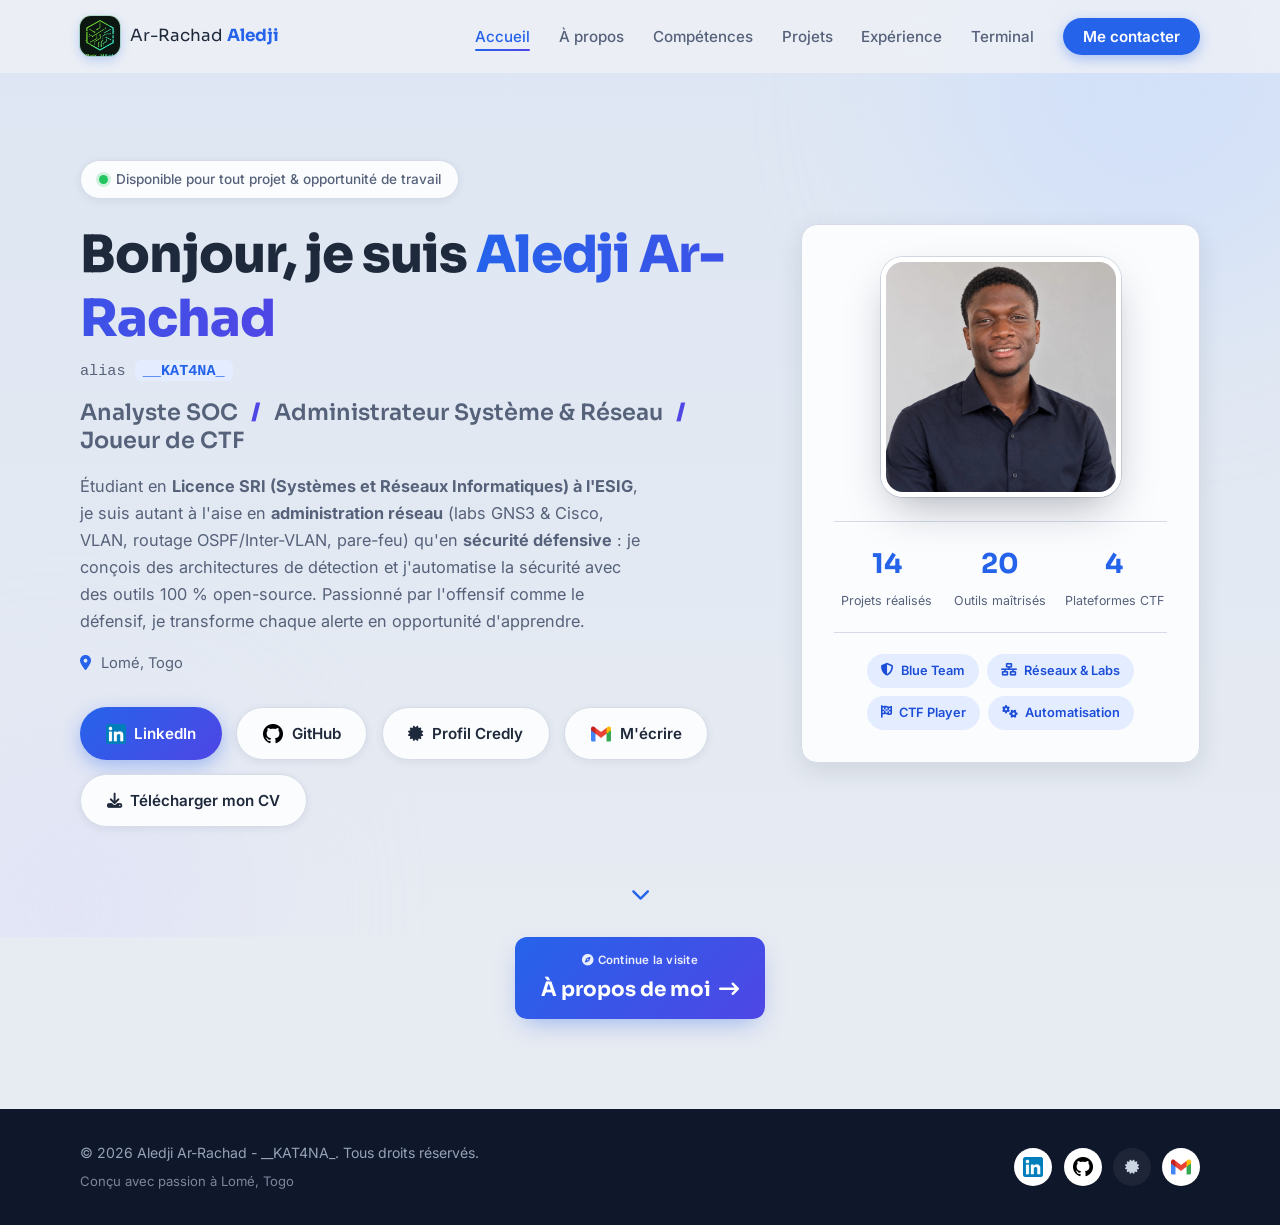
<file: index.html>
<!DOCTYPE html>
<html lang="fr">
<head>
  <meta charset="UTF-8">
  <meta name="viewport" content="width=device-width, initial-scale=1.0">
  <title>Aledji Ar-Rachad - Accueil</title>
  <meta name="description" content="Portfolio d'Aledji Ar-Rachad - Étudiant en Licence SRI (Systèmes et Réseaux Informatiques) à l'ESIG, Analyste SOC, Administrateur Système & Réseau et joueur de CTF.">
  <link rel="icon" type="image/png" href="assets/favicon.png">

  <link rel="preconnect" href="https://fonts.googleapis.com">
  <link rel="preconnect" href="https://fonts.gstatic.com" crossorigin>
  <link href="https://fonts.googleapis.com/css2?family=Inter:wght@400;500;600;700&family=Sora:wght@600;700;800&display=swap" rel="stylesheet">
  <link rel="stylesheet" href="https://cdnjs.cloudflare.com/ajax/libs/font-awesome/6.5.1/css/all.min.css" integrity="sha512-DTOQO9RWCH3ppGqcWaEA1BIZOC6xxalwEsw9c2QQeAIftl+Vegovlnee1c9QX4TctnWMn13TZye+giMm8e2LwA==" crossorigin="anonymous" referrerpolicy="no-referrer">

  <link rel="stylesheet" href="styles.css">
</head>
<body>

<a href="#main" class="skip-link">Aller au contenu principal</a>
<div id="progress-bar" aria-hidden="true"></div>

<!-- ================= NAVBAR ================= -->
<header class="navbar" id="navbar">
  <nav class="container nav-inner">
    <a href="index.html" class="logo">
      <span class="logo-badge" role="img" aria-label="Logo __KAT4NA_"></span>
      <span>Ar-Rachad <strong>Aledji</strong></span>
    </a>

    <ul class="nav-links" id="nav-links">
      <li><a href="index.html" class="nav-link active">Accueil</a></li>
      <li><a href="apropos.html" class="nav-link">À propos</a></li>
      <li><a href="competences.html" class="nav-link">Compétences</a></li>
      <li><a href="projets.html" class="nav-link">Projets</a></li>
      <li><a href="experience.html" class="nav-link">Expérience</a></li>
      <li><a href="terminal.html" class="nav-link">Terminal</a></li>
      <li><a href="contact.html" class="nav-link nav-cta">Me contacter</a></li>
    </ul>

    <button class="menu-btn" id="menu-btn" aria-label="Ouvrir le menu" aria-expanded="false">
      <i class="fa-solid fa-bars"></i>
    </button>
  </nav>
</header>

<main id="main">

<!-- ================= HERO ================= -->
<section id="accueil" class="hero">
  <div class="hero-decor hero-decor-1"></div>
  <div class="hero-decor hero-decor-2"></div>

  <div class="container hero-inner">
    <div class="hero-text reveal-left">
      <span class="hero-tag"><span class="dot-online"></span> Disponible pour tout projet &amp; opportunité de travail</span>

      <h1>Bonjour, je suis <span class="accent">Aledji Ar-Rachad</span></h1>

      <p class="hero-alias">alias <span>__KAT4NA_</span></p>

      <h2 class="hero-role">Analyste SOC <span class="sep">/</span> Administrateur Système &amp; Réseau <span class="sep">/</span> Joueur de CTF</h2>

      <p class="hero-desc">
        Étudiant en <strong>Licence SRI (Systèmes et Réseaux Informatiques) à l'ESIG</strong>, je suis autant à l'aise
        en <strong>administration réseau</strong> (labs GNS3 &amp; Cisco, VLAN, routage OSPF/Inter-VLAN, pare-feu) qu'en
        <strong>sécurité défensive</strong> : je conçois des architectures de détection et j'automatise la sécurité avec
        des outils 100&nbsp;% open-source. Passionné par l'offensif comme le défensif, je transforme chaque alerte en
        opportunité d'apprendre.
      </p>

      <p class="hero-location"><i class="fa-solid fa-location-dot"></i> Lomé, Togo</p>

      <div class="hero-actions">
        <a href="https://www.linkedin.com/in/ar-rachad-aledji" target="_blank" rel="noopener noreferrer" class="btn btn-primary">
          <img src="assets/linkedin.png" alt="" class="btn-ico" aria-hidden="true"> LinkedIn
        </a>
        <a href="https://github.com/Rachkpt" target="_blank" rel="noopener noreferrer" class="btn btn-outline">
          <img src="assets/github.png" alt="" class="btn-ico" aria-hidden="true"> GitHub
        </a>
        <a href="https://www.credly.com/users/aledji-ar-rachad" target="_blank" rel="noopener noreferrer" class="btn btn-outline">
          <i class="fa-solid fa-certificate"></i> Profil Credly
        </a>
        <a href="mailto:aledjiarrachad1@gmail.com" class="btn btn-outline">
          <img src="assets/gmail.png" alt="" class="btn-ico" aria-hidden="true"> M'écrire
        </a>
        <!-- Bouton de téléchargement : dépose ton CV nommé "assets/cv.pdf" dans le dossier -->
        <a href="assets/cv.pdf" download class="btn btn-outline">
          <i class="fa-solid fa-download"></i> Télécharger mon CV
        </a>
      </div>
    </div>

    <div class="hero-card reveal-right">
      <!-- ============================================================
           >>> C'EST ICI QUE TA PHOTO S'AFFICHE <<<
           Pour l'ajouter : dépose ton image dans CE dossier (à côté
           de index.html) et nomme-la EXACTEMENT :  photo.jpg
           (format carré conseillé, ex. 500x500 px).
           ============================================================ -->
      <div class="hero-avatar">
        <img src="assets/photo.jpg" alt="Photo d'Aledji Ar-Rachad"
             onerror="this.style.display='none'; this.nextElementSibling.style.display='flex';">
        <span class="hero-avatar-fallback">
          <i class="fa-solid fa-camera-retro"></i>
          <small>Ajoutez<br>photo.jpg</small>
        </span>
      </div>
      <div class="hero-stats">
        <div class="stat">
          <span class="stat-value" data-count="14" data-suffix="+">0</span>
          <span class="stat-label">Projets réalisés</span>
        </div>
        <div class="stat">
          <span class="stat-value" data-count="20" data-suffix="+">0</span>
          <span class="stat-label">Outils maîtrisés</span>
        </div>
        <div class="stat">
          <span class="stat-value" data-count="4" data-suffix="+">0</span>
          <span class="stat-label">Plateformes CTF</span>
        </div>
      </div>
      <div class="hero-badges">
        <span class="badge-soft"><i class="fa-solid fa-shield-halved"></i> Blue Team</span>
        <span class="badge-soft"><i class="fa-solid fa-network-wired"></i> Réseaux &amp; Labs</span>
        <span class="badge-soft"><i class="fa-solid fa-flag-checkered"></i> CTF Player</span>
        <span class="badge-soft"><i class="fa-solid fa-gears"></i> Automatisation</span>
      </div>
    </div>
  </div>

  <a href="#suite" class="scroll-hint" aria-label="Continuer la visite">
    <i class="fa-solid fa-chevron-down"></i>
  </a>
</section>

<!-- ================= PAGE SUIVANTE ================= -->
<div class="page-next-wrap" id="suite">
  <a href="apropos.html" class="page-next reveal-zoom">
    <span class="page-next-kicker"><i class="fa-solid fa-compass"></i> Continue la visite</span>
    <span class="page-next-title">À propos de moi <i class="fa-solid fa-arrow-right-long"></i></span>
  </a>
</div>

</main>

<!-- ================= FOOTER ================= -->
<footer class="footer">
  <div class="container footer-inner">
    <p>
      © <span id="year"></span> Aledji Ar-Rachad - __KAT4NA_. Tous droits réservés.<br>
      <span class="footer-made">Conçu avec passion à Lomé, Togo</span>
    </p>
    <div class="footer-links">
      <a href="https://www.linkedin.com/in/ar-rachad-aledji" target="_blank" rel="noopener noreferrer" aria-label="LinkedIn"><img src="assets/linkedin.png" alt="" class="footer-img" aria-hidden="true"></a>
      <a href="https://github.com/Rachkpt" target="_blank" rel="noopener noreferrer" aria-label="GitHub"><img src="assets/github.png" alt="" class="footer-img" aria-hidden="true"></a>
      <a href="https://www.credly.com/users/aledji-ar-rachad" target="_blank" rel="noopener noreferrer" aria-label="Certifications Credly"><i class="fa-solid fa-certificate"></i></a>
      <a href="mailto:aledjiarrachad1@gmail.com" aria-label="Email"><img src="assets/gmail.png" alt="" class="footer-img" aria-hidden="true"></a>
    </div>
  </div>
</footer>

<button id="back-to-top" aria-label="Revenir en haut de page"><i class="fa-solid fa-arrow-up"></i></button>

<script src="script.js"></script>
</body>
</html>
</file>
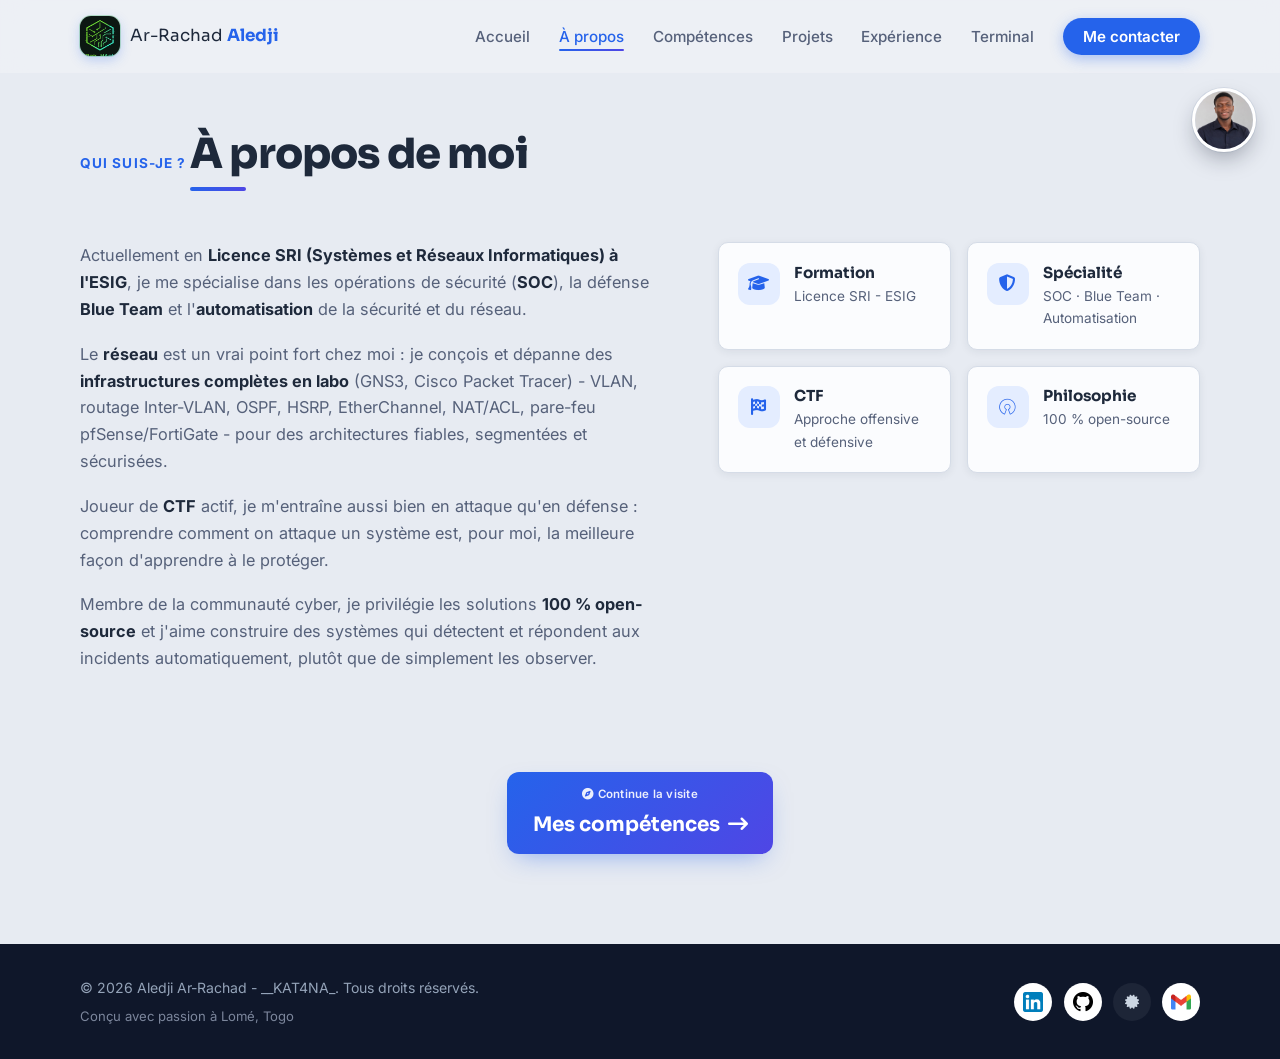
<file: apropos.html>
<!DOCTYPE html>
<html lang="fr">
<head>
  <meta charset="UTF-8">
  <meta name="viewport" content="width=device-width, initial-scale=1.0">
  <title>Aledji Ar-Rachad - À propos</title>
  <meta name="description" content="À propos d'Aledji Ar-Rachad - étudiant en Licence SRI à l'ESIG, spécialisé SOC, Blue Team, réseau et automatisation, joueur de CTF.">
  <link rel="icon" type="image/png" href="assets/favicon.png">

  <link rel="preconnect" href="https://fonts.googleapis.com">
  <link rel="preconnect" href="https://fonts.gstatic.com" crossorigin>
  <link href="https://fonts.googleapis.com/css2?family=Inter:wght@400;500;600;700&family=Sora:wght@600;700;800&display=swap" rel="stylesheet">
  <link rel="stylesheet" href="https://cdnjs.cloudflare.com/ajax/libs/font-awesome/6.5.1/css/all.min.css" integrity="sha512-DTOQO9RWCH3ppGqcWaEA1BIZOC6xxalwEsw9c2QQeAIftl+Vegovlnee1c9QX4TctnWMn13TZye+giMm8e2LwA==" crossorigin="anonymous" referrerpolicy="no-referrer">

  <link rel="stylesheet" href="styles.css">
</head>
<body>

<a href="#main" class="skip-link">Aller au contenu principal</a>
<div id="progress-bar" aria-hidden="true"></div>

<header class="navbar" id="navbar">
  <nav class="container nav-inner">
    <a href="index.html" class="logo">
      <span class="logo-badge" role="img" aria-label="Logo __KAT4NA_"></span>
      <span>Ar-Rachad <strong>Aledji</strong></span>
    </a>
    <ul class="nav-links" id="nav-links">
      <li><a href="index.html" class="nav-link">Accueil</a></li>
      <li><a href="apropos.html" class="nav-link active">À propos</a></li>
      <li><a href="competences.html" class="nav-link">Compétences</a></li>
      <li><a href="projets.html" class="nav-link">Projets</a></li>
      <li><a href="experience.html" class="nav-link">Expérience</a></li>
      <li><a href="terminal.html" class="nav-link">Terminal</a></li>
      <li><a href="contact.html" class="nav-link nav-cta">Me contacter</a></li>
    </ul>
    <button class="menu-btn" id="menu-btn" aria-label="Ouvrir le menu" aria-expanded="false">
      <i class="fa-solid fa-bars"></i>
    </button>
  </nav>
</header>

<!-- Photo ronde flottante (retour accueil) -->
<a href="index.html" class="float-photo" aria-label="Aledji Ar-Rachad - retour à l'accueil" title="Aledji Ar-Rachad">
  <img src="assets/photo.jpg" alt="Aledji Ar-Rachad" onerror="this.closest('.float-photo').classList.add('no-photo')">
</a>

<main id="main">

<section id="apropos" class="section page-section">
  <div class="container">
    <div class="section-head reveal">
      <span class="section-kicker">Qui suis-je ?</span>
      <h2>À propos de moi</h2>
    </div>

    <div class="about-grid">
      <div class="about-text reveal">
        <p>
          Actuellement en <strong>Licence SRI (Systèmes et Réseaux Informatiques) à l'ESIG</strong>, je me
          spécialise dans les opérations de sécurité (<strong>SOC</strong>), la défense <strong>Blue Team</strong>
          et l'<strong>automatisation</strong> de la sécurité et du réseau.
        </p>
        <p>
          Le <strong>réseau</strong> est un vrai point fort chez moi : je conçois et dépanne des
          <strong>infrastructures complètes en labo</strong> (GNS3, Cisco Packet Tracer) - VLAN, routage
          Inter-VLAN, OSPF, HSRP, EtherChannel, NAT/ACL, pare-feu pfSense/FortiGate - pour des architectures
          fiables, segmentées et sécurisées.
        </p>
        <p>
          Joueur de <strong>CTF</strong> actif, je m'entraîne aussi bien en attaque qu'en défense :
          comprendre comment on attaque un système est, pour moi, la meilleure façon d'apprendre à le protéger.
        </p>
        <p>
          Membre de la communauté cyber, je privilégie les solutions <strong>100&nbsp;% open-source</strong>
          et j'aime construire des systèmes qui détectent et répondent aux incidents automatiquement,
          plutôt que de simplement les observer.
        </p>
      </div>

      <div class="about-cards">
        <div class="about-card reveal-zoom">
          <div class="about-icon"><i class="fa-solid fa-graduation-cap"></i></div>
          <div>
            <h3>Formation</h3>
            <p>Licence SRI - ESIG</p>
          </div>
        </div>
        <div class="about-card reveal-zoom">
          <div class="about-icon"><i class="fa-solid fa-shield-halved"></i></div>
          <div>
            <h3>Spécialité</h3>
            <p>SOC · Blue Team · Automatisation</p>
          </div>
        </div>
        <div class="about-card reveal-zoom">
          <div class="about-icon"><i class="fa-solid fa-flag-checkered"></i></div>
          <div>
            <h3>CTF</h3>
            <p>Approche offensive et défensive</p>
          </div>
        </div>
        <div class="about-card reveal-zoom">
          <div class="about-icon"><i class="fa-brands fa-osi"></i></div>
          <div>
            <h3>Philosophie</h3>
            <p>100&nbsp;% open-source</p>
          </div>
        </div>
      </div>
    </div>
  </div>
</section>

<div class="page-next-wrap">
  <a href="competences.html" class="page-next reveal-zoom">
    <span class="page-next-kicker"><i class="fa-solid fa-compass"></i> Continue la visite</span>
    <span class="page-next-title">Mes compétences <i class="fa-solid fa-arrow-right-long"></i></span>
  </a>
</div>

</main>

<footer class="footer">
  <div class="container footer-inner">
    <p>
      © <span id="year"></span> Aledji Ar-Rachad - __KAT4NA_. Tous droits réservés.<br>
      <span class="footer-made">Conçu avec passion à Lomé, Togo</span>
    </p>
    <div class="footer-links">
      <a href="https://www.linkedin.com/in/ar-rachad-aledji" target="_blank" rel="noopener noreferrer" aria-label="LinkedIn"><img src="assets/linkedin.png" alt="" class="footer-img" aria-hidden="true"></a>
      <a href="https://github.com/Rachkpt" target="_blank" rel="noopener noreferrer" aria-label="GitHub"><img src="assets/github.png" alt="" class="footer-img" aria-hidden="true"></a>
      <a href="https://www.credly.com/users/aledji-ar-rachad" target="_blank" rel="noopener noreferrer" aria-label="Certifications Credly"><i class="fa-solid fa-certificate"></i></a>
      <a href="mailto:aledjiarrachad1@gmail.com" aria-label="Email"><img src="assets/gmail.png" alt="" class="footer-img" aria-hidden="true"></a>
    </div>
  </div>
</footer>

<button id="back-to-top" aria-label="Revenir en haut de page"><i class="fa-solid fa-arrow-up"></i></button>

<script src="script.js"></script>
</body>
</html>
</file>
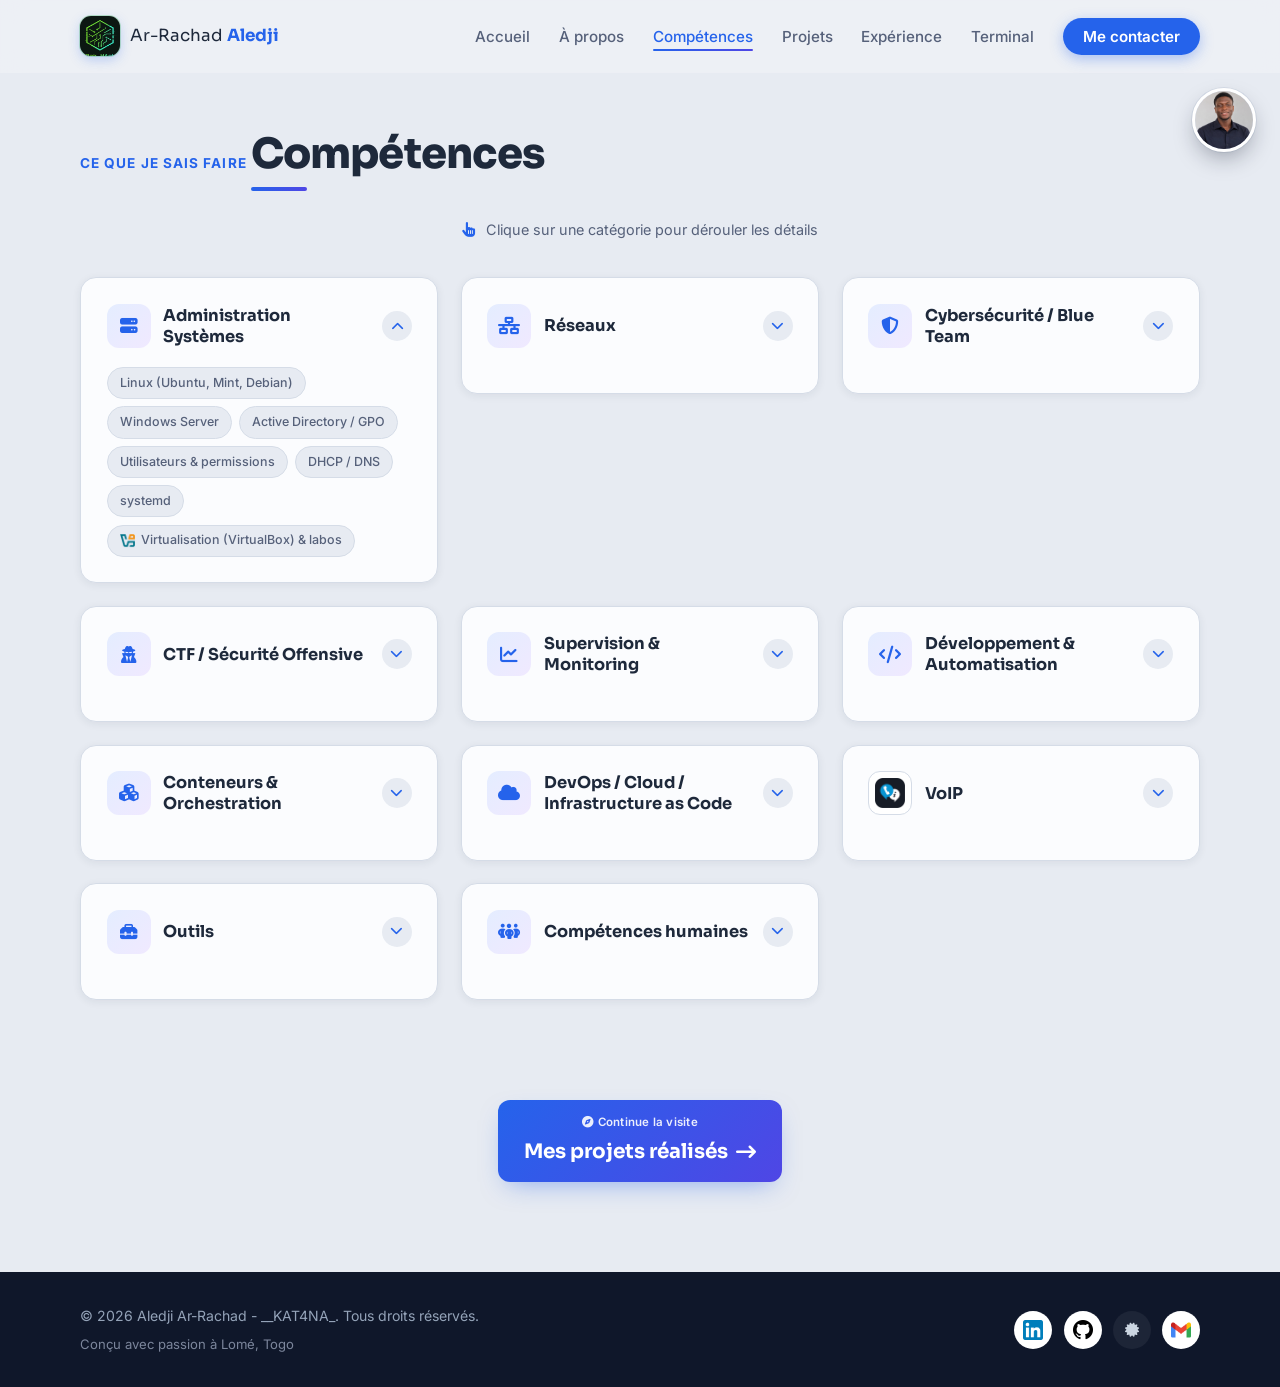
<file: competences.html>
<!DOCTYPE html>
<html lang="fr">
<head>
  <meta charset="UTF-8">
  <meta name="viewport" content="width=device-width, initial-scale=1.0">
  <title>Aledji Ar-Rachad - Compétences</title>
  <meta name="description" content="Compétences d'Aledji Ar-Rachad : administration système, réseau (GNS3, Cisco, OSPF), Blue Team (Wazuh, Splunk, Suricata), supervision, développement et automatisation.">
  <link rel="icon" type="image/png" href="assets/favicon.png">

  <link rel="preconnect" href="https://fonts.googleapis.com">
  <link rel="preconnect" href="https://fonts.gstatic.com" crossorigin>
  <link href="https://fonts.googleapis.com/css2?family=Inter:wght@400;500;600;700&family=Sora:wght@600;700;800&display=swap" rel="stylesheet">
  <link rel="stylesheet" href="https://cdnjs.cloudflare.com/ajax/libs/font-awesome/6.5.1/css/all.min.css" integrity="sha512-DTOQO9RWCH3ppGqcWaEA1BIZOC6xxalwEsw9c2QQeAIftl+Vegovlnee1c9QX4TctnWMn13TZye+giMm8e2LwA==" crossorigin="anonymous" referrerpolicy="no-referrer">

  <link rel="stylesheet" href="styles.css">
</head>
<body>

<a href="#main" class="skip-link">Aller au contenu principal</a>
<div id="progress-bar" aria-hidden="true"></div>

<header class="navbar" id="navbar">
  <nav class="container nav-inner">
    <a href="index.html" class="logo">
      <span class="logo-badge" role="img" aria-label="Logo __KAT4NA_"></span>
      <span>Ar-Rachad <strong>Aledji</strong></span>
    </a>
    <ul class="nav-links" id="nav-links">
      <li><a href="index.html" class="nav-link">Accueil</a></li>
      <li><a href="apropos.html" class="nav-link">À propos</a></li>
      <li><a href="competences.html" class="nav-link active">Compétences</a></li>
      <li><a href="projets.html" class="nav-link">Projets</a></li>
      <li><a href="experience.html" class="nav-link">Expérience</a></li>
      <li><a href="terminal.html" class="nav-link">Terminal</a></li>
      <li><a href="contact.html" class="nav-link nav-cta">Me contacter</a></li>
    </ul>
    <button class="menu-btn" id="menu-btn" aria-label="Ouvrir le menu" aria-expanded="false">
      <i class="fa-solid fa-bars"></i>
    </button>
  </nav>
</header>

<!-- Photo ronde flottante (retour accueil) -->
<a href="index.html" class="float-photo" aria-label="Aledji Ar-Rachad - retour à l'accueil" title="Aledji Ar-Rachad">
  <img src="assets/photo.jpg" alt="Aledji Ar-Rachad" onerror="this.closest('.float-photo').classList.add('no-photo')">
</a>

<main id="main">

<section id="competences" class="section page-section">
  <div class="container">
    <div class="section-head reveal">
      <span class="section-kicker">Ce que je sais faire</span>
      <h2>Compétences</h2>
    </div>

    <p class="skills-hint reveal"><i class="fa-solid fa-hand-pointer"></i> Clique sur une catégorie pour dérouler les détails</p>

    <div class="skills-grid">

      <article class="skill-card reveal-zoom">
        <button class="skill-head" type="button" aria-expanded="true">
          <span class="skill-icon"><i class="fa-solid fa-server"></i></span>
          <h3>Administration Systèmes</h3>
          <span class="skill-chevron"><i class="fa-solid fa-chevron-down"></i></span>
        </button>
        <div class="skill-body"><div class="skill-body-inner">
          <ul class="tags">
            <li>Linux (Ubuntu, Mint, Debian)</li><li>Windows Server</li>
            <li>Active Directory / GPO</li><li>Utilisateurs &amp; permissions</li>
            <li>DHCP / DNS</li><li>systemd</li>
            <li><img src="assets/virtualbox.png" class="tag-ico" aria-hidden="true">Virtualisation (VirtualBox) &amp; labos</li>
          </ul>
        </div></div>
      </article>

      <article class="skill-card reveal-zoom">
        <button class="skill-head" type="button" aria-expanded="false">
          <span class="skill-icon"><i class="fa-solid fa-network-wired"></i></span>
          <h3>Réseaux</h3>
          <span class="skill-chevron"><i class="fa-solid fa-chevron-down"></i></span>
        </button>
        <div class="skill-body"><div class="skill-body-inner">
          <ul class="tags">
            <li>Modèle OSI / TCP-IP</li><li>Routeurs &amp; switchs</li>
            <li>VLAN &amp; Inter-VLAN</li><li>OSPF</li><li>HSRP (haute dispo.)</li>
            <li>EtherChannel</li><li>NAT / ACL</li><li>Adressage IPv4</li>
            <li><img src="assets/gns3.png" class="tag-ico" aria-hidden="true">GNS3</li>
            <li><img src="assets/cisco.png" class="tag-ico" aria-hidden="true">Cisco Packet Tracer</li>
          </ul>
        </div></div>
      </article>

      <article class="skill-card reveal-zoom">
        <button class="skill-head" type="button" aria-expanded="false">
          <span class="skill-icon"><i class="fa-solid fa-shield-halved"></i></span>
          <h3>Cybersécurité / Blue Team</h3>
          <span class="skill-chevron"><i class="fa-solid fa-chevron-down"></i></span>
        </button>
        <div class="skill-body"><div class="skill-body-inner">
          <ul class="tags">
            <li>Analyse de logs</li><li>IDS/IPS (Suricata, Zeek, Snort)</li>
            <li>Hardening</li><li>iptables / pfSense</li>
            <li><img src="assets/fortinet.png" class="tag-ico" aria-hidden="true">FortiGate</li>
            <li>Captive Portal / RADIUS</li>
            <li><img src="assets/fail2ban.png" class="tag-ico" aria-hidden="true">Fail2Ban</li>
            <li>SIEM (Wazuh, Elastic, Splunk)</li>
            <li><img src="assets/wireshark.png" class="tag-ico" aria-hidden="true">Wireshark</li>
            <li><img src="assets/misp.png" class="tag-ico" aria-hidden="true"><img src="assets/opencti.png" class="tag-ico" aria-hidden="true">MISP / OpenCTI</li>
            <li><img src="assets/virustotal.png" class="tag-ico" aria-hidden="true">VirusTotal (enrichissement IOC)</li>
            <li>TheHive / Cortex</li><li>SOAR (Shuffle)</li>
            <li>Sécurité OT / ICS (Modbus, SCADA)</li>
            <li>Réponse graduée &amp; validation humaine</li>
            <li>Analyse assistée par IA</li><li>Anti-phishing e-mail</li>
          </ul>
        </div></div>
      </article>

      <article class="skill-card reveal-zoom">
        <button class="skill-head" type="button" aria-expanded="false">
          <span class="skill-icon"><i class="fa-solid fa-user-secret"></i></span>
          <h3>CTF / Sécurité Offensive</h3>
          <span class="skill-chevron"><i class="fa-solid fa-chevron-down"></i></span>
        </button>
        <div class="skill-body"><div class="skill-body-inner">
          <ul class="tags">
            <li>picoCTF</li><li>OverTheWire</li><li>HackTheBox</li>
            <li>pwn.college</li><li>Exploitation</li><li>Analyse de vulnérabilités</li>
          </ul>
        </div></div>
      </article>

      <article class="skill-card reveal-zoom">
        <button class="skill-head" type="button" aria-expanded="false">
          <span class="skill-icon"><i class="fa-solid fa-chart-line"></i></span>
          <h3>Supervision &amp; Monitoring</h3>
          <span class="skill-chevron"><i class="fa-solid fa-chevron-down"></i></span>
        </button>
        <div class="skill-body"><div class="skill-body-inner">
          <ul class="tags">
            <li><img src="assets/wazuh.png" class="tag-ico" aria-hidden="true">Wazuh</li>
            <li>OpenSearch / Filebeat</li>
            <li><img src="assets/prometheus.png" class="tag-ico" aria-hidden="true"><img src="assets/grafana.png" class="tag-ico" aria-hidden="true">Prometheus &amp; Grafana</li>
            <li><img src="assets/loki.png" class="tag-ico" aria-hidden="true">Loki / Promtail</li>
            <li><img src="assets/alertmanager.png" class="tag-ico" aria-hidden="true">Alertmanager</li>
            <li><img src="assets/zabbix.png" class="tag-ico" aria-hidden="true">Zabbix</li>
            <li><img src="assets/nagios.png" class="tag-ico" aria-hidden="true">Nagios</li>
            <li><img src="assets/graylog.png" class="tag-ico" aria-hidden="true">Graylog</li>
            <li>Gestion des alertes</li>
            <li><img src="assets/telegram.png" class="tag-ico" aria-hidden="true">Intégration Telegram</li>
            <li>Notifications Email</li>
          </ul>
        </div></div>
      </article>

      <article class="skill-card reveal-zoom">
        <button class="skill-head" type="button" aria-expanded="false">
          <span class="skill-icon"><i class="fa-solid fa-code"></i></span>
          <h3>Développement &amp; Automatisation</h3>
          <span class="skill-chevron"><i class="fa-solid fa-chevron-down"></i></span>
        </button>
        <div class="skill-body"><div class="skill-body-inner">
          <ul class="tags">
            <li><img src="assets/python.png" class="tag-ico" aria-hidden="true">Python</li>
            <li>Flask</li><li>Authentification</li>
            <li>Scripts d'automatisation</li>
            <li><img src="assets/telegram.png" class="tag-ico" aria-hidden="true">Bots Telegram</li>
            <li>MQL5 (MetaTrader 5)</li>
          </ul>
        </div></div>
      </article>

      <article class="skill-card reveal-zoom">
        <button class="skill-head" type="button" aria-expanded="false">
          <span class="skill-icon"><i class="fa-solid fa-cubes"></i></span>
          <h3>Conteneurs &amp; Orchestration</h3>
          <span class="skill-chevron"><i class="fa-solid fa-chevron-down"></i></span>
        </button>
        <div class="skill-body"><div class="skill-body-inner">
          <ul class="tags">
            <li><img src="assets/docker.png" class="tag-ico" aria-hidden="true">Docker</li><li>Docker Compose</li>
            <li><img src="assets/k3s.png" class="tag-ico" aria-hidden="true">Kubernetes (k3s)</li>
            <li><img src="assets/argo-cd.png" class="tag-ico" aria-hidden="true">ArgoCD / GitOps</li>
            <li>Conteneurisation de services</li><li>Déploiement &amp; orchestration</li>
          </ul>
        </div></div>
      </article>

      <article class="skill-card reveal-zoom">
        <button class="skill-head" type="button" aria-expanded="false">
          <span class="skill-icon"><i class="fa-solid fa-cloud"></i></span>
          <h3>DevOps / Cloud / Infrastructure as Code</h3>
          <span class="skill-chevron"><i class="fa-solid fa-chevron-down"></i></span>
        </button>
        <div class="skill-body"><div class="skill-body-inner">
          <ul class="tags">
            <li><img src="assets/terraform.png" class="tag-ico" aria-hidden="true">Terraform</li>
            <li><img src="assets/ansible.png" class="tag-ico" aria-hidden="true">Ansible</li>
            <li><img src="assets/aws.png" class="tag-ico" aria-hidden="true">AWS (EC2, VPC, IAM)</li>
            <li><img src="assets/proxmox.png" class="tag-ico" aria-hidden="true">Proxmox</li>
            <li><img src="assets/wireguard.png" class="tag-ico" aria-hidden="true">WireGuard (VPN site-to-site)</li>
            <li><img src="assets/traefik.png" class="tag-ico" aria-hidden="true">Traefik (reverse proxy)</li>
            <li><img src="assets/github.png" class="tag-ico" aria-hidden="true">GitHub Actions / CI-CD</li>
            <li><img src="assets/trivy.png" class="tag-ico" aria-hidden="true">Pipeline DevSecOps (Gitleaks, Semgrep, Trivy)</li>
            <li>Infrastructure as Code</li><li>Runner self-hébergé</li>
          </ul>
        </div></div>
      </article>

      <article class="skill-card reveal-zoom">
        <button class="skill-head" type="button" aria-expanded="false">
          <span class="skill-icon skill-icon-img"><img src="assets/voip-info.png" alt="" aria-hidden="true"></span>
          <h3>VoIP</h3>
          <span class="skill-chevron"><i class="fa-solid fa-chevron-down"></i></span>
        </button>
        <div class="skill-body"><div class="skill-body-inner">
          <ul class="tags">
            <li>Protocole SIP</li><li>Analyse RTP</li>
            <li><img src="assets/freepbx.png" class="tag-ico" aria-hidden="true">FreePBX (redondance)</li>
            <li><img src="assets/wireshark.png" class="tag-ico" aria-hidden="true">Capture réseau (Wireshark)</li><li>Labos VoIP</li>
          </ul>
        </div></div>
      </article>

      <article class="skill-card reveal-zoom">
        <button class="skill-head" type="button" aria-expanded="false">
          <span class="skill-icon"><i class="fa-solid fa-toolbox"></i></span>
          <h3>Outils</h3>
          <span class="skill-chevron"><i class="fa-solid fa-chevron-down"></i></span>
        </button>
        <div class="skill-body"><div class="skill-body-inner">
          <ul class="tags">
            <li><img src="assets/gns3.png" alt="" class="tag-ico" aria-hidden="true">GNS3</li>
            <li><img src="assets/cisco.png" class="tag-ico" aria-hidden="true">Cisco Packet Tracer</li>
            <li><img src="assets/wazuh.png" class="tag-ico" aria-hidden="true">Wazuh</li>
            <li><img src="assets/splunk.png" class="tag-ico" aria-hidden="true">Splunk Enterprise</li>
            <li>Suricata / Zeek</li>
            <li><img src="assets/elasticsearch.png" class="tag-ico" aria-hidden="true">Elastic SIEM</li>
            <li><img src="assets/pfsense.png" class="tag-ico" aria-hidden="true"><img src="assets/fortinet.png" class="tag-ico" aria-hidden="true">pfSense / FortiGate</li>
            <li>Graylog / Zabbix / Nagios</li>
            <li><img src="assets/mikrotik.png" class="tag-ico" aria-hidden="true">MikroTik RouterOS</li>
            <li><img src="assets/virtualbox.png" alt="" class="tag-ico" aria-hidden="true">VirtualBox</li>
            <li><img src="assets/vmware-workstation-pro.png" alt="" class="tag-ico" aria-hidden="true">VMware Workstation Pro</li>
            <li>Parrot OS</li>
            <li><img src="assets/docker.png" class="tag-ico" aria-hidden="true">Docker</li>
            <li><img src="assets/git.png" class="tag-ico" aria-hidden="true"><img src="assets/visual-studio-code.png" class="tag-ico" aria-hidden="true">Git / VS Code</li>
          </ul>
        </div></div>
      </article>

      <article class="skill-card reveal-zoom">
        <button class="skill-head" type="button" aria-expanded="false">
          <span class="skill-icon"><i class="fa-solid fa-people-group"></i></span>
          <h3>Compétences humaines</h3>
          <span class="skill-chevron"><i class="fa-solid fa-chevron-down"></i></span>
        </button>
        <div class="skill-body"><div class="skill-body-inner">
          <ul class="tags">
            <li>Résolution de problèmes</li><li>Documentation technique</li>
            <li>Travail en équipe</li><li>Gestion de projets</li>
            <li>Autonomie</li><li>Veille technologique</li>
          </ul>
        </div></div>
      </article>

    </div>
  </div>
</section>

<div class="page-next-wrap">
  <a href="projets.html" class="page-next reveal-zoom">
    <span class="page-next-kicker"><i class="fa-solid fa-compass"></i> Continue la visite</span>
    <span class="page-next-title">Mes projets réalisés <i class="fa-solid fa-arrow-right-long"></i></span>
  </a>
</div>

</main>

<footer class="footer">
  <div class="container footer-inner">
    <p>
      © <span id="year"></span> Aledji Ar-Rachad - __KAT4NA_. Tous droits réservés.<br>
      <span class="footer-made">Conçu avec passion à Lomé, Togo</span>
    </p>
    <div class="footer-links">
      <a href="https://www.linkedin.com/in/ar-rachad-aledji" target="_blank" rel="noopener noreferrer" aria-label="LinkedIn"><img src="assets/linkedin.png" alt="" class="footer-img" aria-hidden="true"></a>
      <a href="https://github.com/Rachkpt" target="_blank" rel="noopener noreferrer" aria-label="GitHub"><img src="assets/github.png" alt="" class="footer-img" aria-hidden="true"></a>
      <a href="https://www.credly.com/users/aledji-ar-rachad" target="_blank" rel="noopener noreferrer" aria-label="Certifications Credly"><i class="fa-solid fa-certificate"></i></a>
      <a href="mailto:aledjiarrachad1@gmail.com" aria-label="Email"><img src="assets/gmail.png" alt="" class="footer-img" aria-hidden="true"></a>
    </div>
  </div>
</footer>

<button id="back-to-top" aria-label="Revenir en haut de page"><i class="fa-solid fa-arrow-up"></i></button>

<script src="script.js"></script>
</body>
</html>
</file>
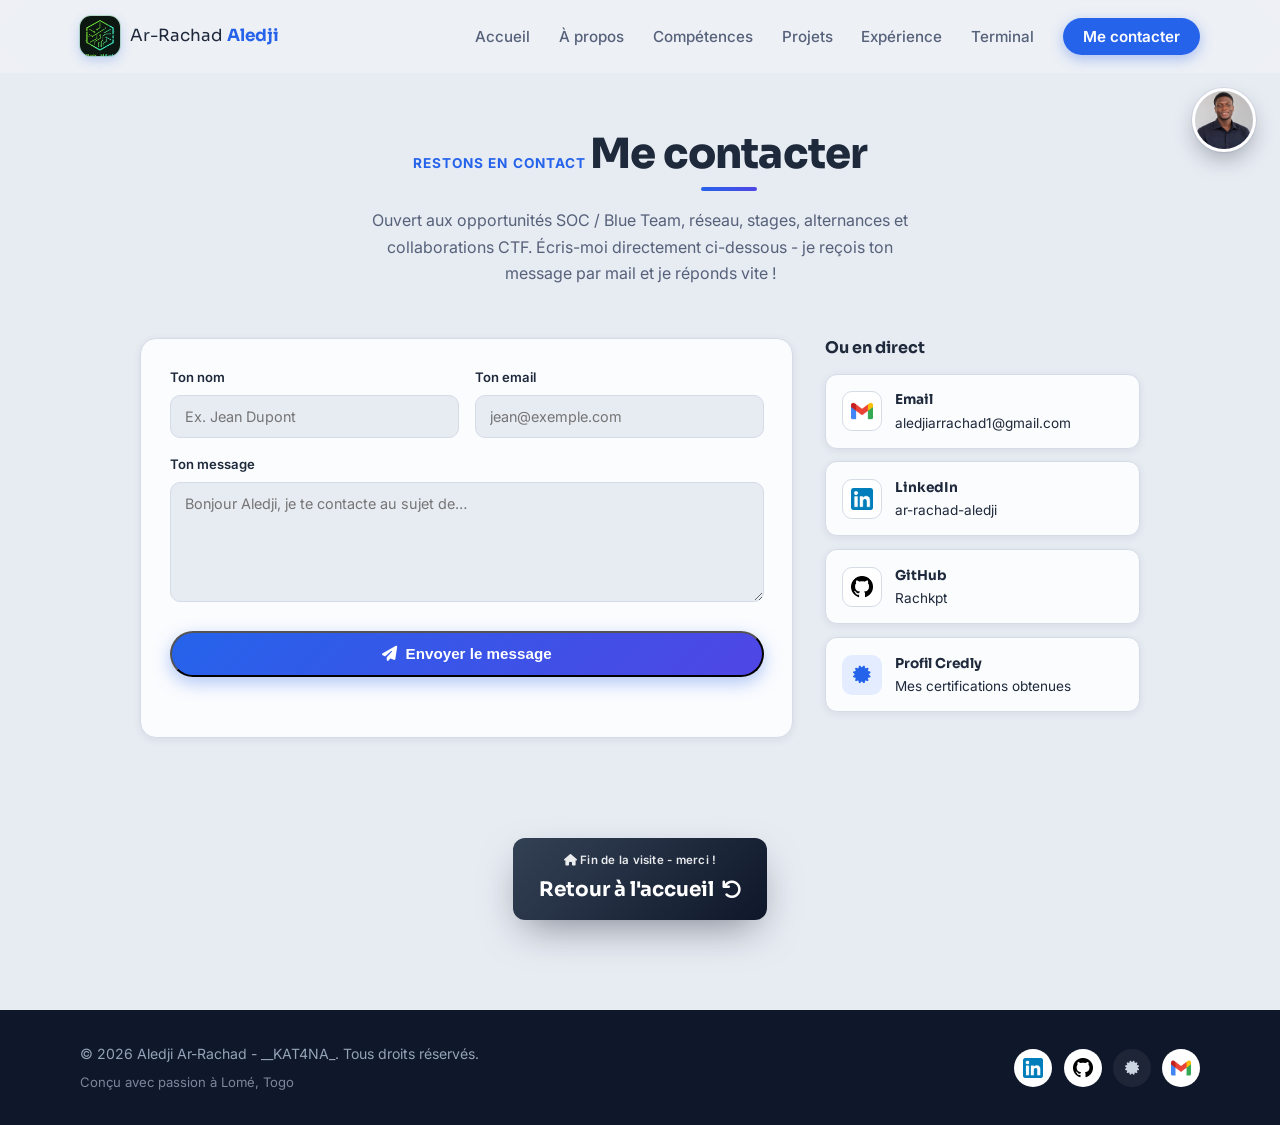
<file: contact.html>
<!DOCTYPE html>
<html lang="fr">
<head>
  <meta charset="UTF-8">
  <meta name="viewport" content="width=device-width, initial-scale=1.0">
  <title>Aledji Ar-Rachad - Contact</title>
  <meta name="description" content="Contacte Aledji Ar-Rachad : formulaire direct, email, LinkedIn, GitHub et certifications Credly.">
  <link rel="icon" type="image/png" href="assets/favicon.png">

  <link rel="preconnect" href="https://fonts.googleapis.com">
  <link rel="preconnect" href="https://fonts.gstatic.com" crossorigin>
  <link href="https://fonts.googleapis.com/css2?family=Inter:wght@400;500;600;700&family=Sora:wght@600;700;800&display=swap" rel="stylesheet">
  <link rel="stylesheet" href="https://cdnjs.cloudflare.com/ajax/libs/font-awesome/6.5.1/css/all.min.css" integrity="sha512-DTOQO9RWCH3ppGqcWaEA1BIZOC6xxalwEsw9c2QQeAIftl+Vegovlnee1c9QX4TctnWMn13TZye+giMm8e2LwA==" crossorigin="anonymous" referrerpolicy="no-referrer">

  <link rel="stylesheet" href="styles.css">
</head>
<body>

<a href="#main" class="skip-link">Aller au contenu principal</a>
<div id="progress-bar" aria-hidden="true"></div>

<header class="navbar" id="navbar">
  <nav class="container nav-inner">
    <a href="index.html" class="logo">
      <span class="logo-badge" role="img" aria-label="Logo __KAT4NA_"></span>
      <span>Ar-Rachad <strong>Aledji</strong></span>
    </a>
    <ul class="nav-links" id="nav-links">
      <li><a href="index.html" class="nav-link">Accueil</a></li>
      <li><a href="apropos.html" class="nav-link">À propos</a></li>
      <li><a href="competences.html" class="nav-link">Compétences</a></li>
      <li><a href="projets.html" class="nav-link">Projets</a></li>
      <li><a href="experience.html" class="nav-link">Expérience</a></li>
      <li><a href="terminal.html" class="nav-link">Terminal</a></li>
      <li><a href="contact.html" class="nav-link nav-cta active">Me contacter</a></li>
    </ul>
    <button class="menu-btn" id="menu-btn" aria-label="Ouvrir le menu" aria-expanded="false">
      <i class="fa-solid fa-bars"></i>
    </button>
  </nav>
</header>

<!-- Photo ronde flottante (retour accueil) -->
<a href="index.html" class="float-photo" aria-label="Aledji Ar-Rachad - retour à l'accueil" title="Aledji Ar-Rachad">
  <img src="assets/photo.jpg" alt="Aledji Ar-Rachad" onerror="this.closest('.float-photo').classList.add('no-photo')">
</a>

<main id="main">

<section id="contact" class="section page-section">
  <div class="container">
    <div class="section-head section-head-center reveal">
      <span class="section-kicker">Restons en contact</span>
      <h2>Me contacter</h2>
      <p class="section-sub">
        Ouvert aux opportunités SOC / Blue Team, réseau, stages, alternances et collaborations CTF.
        Écris-moi directement ci-dessous - je reçois ton message par mail et je réponds vite !
      </p>
    </div>

    <div class="contact-layout">
      <!-- Formulaire : les messages arrivent DIRECTEMENT dans ta boîte mail (FormSubmit.co).
           Le visiteur remplit et soumet ; il ne voit jamais sa propre boîte mail.
           IMPORTANT (1re fois) : FormSubmit t'enverra UN mail d'activation à
           aledjiarrachad1@gmail.com - clique le lien une seule fois, puis c'est actif. -->
      <form class="contact-form reveal-left" id="contact-form"
            action="https://formsubmit.co/aledjiarrachad1@gmail.com" method="POST">
        <input type="hidden" name="_subject" value="Nouveau message depuis ton portfolio">
        <input type="hidden" name="_template" value="table">
        <input type="hidden" name="_captcha" value="false">
        <!-- après un envoi classique, on renvoie le visiteur sur la page contact du site -->
        <input type="hidden" name="_next" value="https://rachkpt.github.io/contact.html">
        <!-- anti-spam (honeypot invisible : rempli par les bots, pas par les humains) -->
        <input type="text" name="_honey" tabindex="-1" autocomplete="off" style="display:none" aria-hidden="true">

        <div class="form-grid">
          <label class="field">
            <span>Ton nom</span>
            <input type="text" name="name" required placeholder="Ex. Jean Dupont">
          </label>
          <label class="field">
            <span>Ton email</span>
            <input type="email" name="email" required placeholder="jean@exemple.com">
          </label>
        </div>
        <label class="field">
          <span>Ton message</span>
          <textarea name="message" rows="5" required placeholder="Bonjour Aledji, je te contacte au sujet de…"></textarea>
        </label>

        <button type="submit" class="btn btn-primary" id="contact-submit">
          <i class="fa-solid fa-paper-plane"></i> Envoyer le message
        </button>
        <p class="form-status" id="form-status" role="status" aria-live="polite"></p>
      </form>

      <!-- Liens directs -->
      <aside class="contact-side reveal-right">
        <h3>Ou en direct</h3>
        <a href="mailto:aledjiarrachad1@gmail.com" class="side-link">
          <span class="side-ico"><img src="assets/gmail.png" alt="" aria-hidden="true"></span>
          <span><strong>Email</strong><br>aledjiarrachad1@gmail.com</span>
        </a>
        <a href="https://www.linkedin.com/in/ar-rachad-aledji" target="_blank" rel="noopener noreferrer" class="side-link">
          <span class="side-ico"><img src="assets/linkedin.png" alt="" aria-hidden="true"></span>
          <span><strong>LinkedIn</strong><br>ar-rachad-aledji</span>
        </a>
        <a href="https://github.com/Rachkpt" target="_blank" rel="noopener noreferrer" class="side-link">
          <span class="side-ico"><img src="assets/github.png" alt="" aria-hidden="true"></span>
          <span><strong>GitHub</strong><br>Rachkpt</span>
        </a>
        <a href="https://www.credly.com/users/aledji-ar-rachad" target="_blank" rel="noopener noreferrer" class="side-link">
          <span class="side-ico side-ico-fa"><i class="fa-solid fa-certificate"></i></span>
          <span><strong>Profil Credly</strong><br>Mes certifications obtenues</span>
        </a>
      </aside>
    </div>
  </div>
</section>

<div class="page-next-wrap">
  <a href="index.html" class="page-next page-next-back reveal-zoom">
    <span class="page-next-kicker"><i class="fa-solid fa-house"></i> Fin de la visite - merci !</span>
    <span class="page-next-title">Retour à l'accueil <i class="fa-solid fa-arrow-rotate-left"></i></span>
  </a>
</div>

</main>

<footer class="footer">
  <div class="container footer-inner">
    <p>
      © <span id="year"></span> Aledji Ar-Rachad - __KAT4NA_. Tous droits réservés.<br>
      <span class="footer-made">Conçu avec passion à Lomé, Togo</span>
    </p>
    <div class="footer-links">
      <a href="https://www.linkedin.com/in/ar-rachad-aledji" target="_blank" rel="noopener noreferrer" aria-label="LinkedIn"><img src="assets/linkedin.png" alt="" class="footer-img" aria-hidden="true"></a>
      <a href="https://github.com/Rachkpt" target="_blank" rel="noopener noreferrer" aria-label="GitHub"><img src="assets/github.png" alt="" class="footer-img" aria-hidden="true"></a>
      <a href="https://www.credly.com/users/aledji-ar-rachad" target="_blank" rel="noopener noreferrer" aria-label="Certifications Credly"><i class="fa-solid fa-certificate"></i></a>
      <a href="mailto:aledjiarrachad1@gmail.com" aria-label="Email"><img src="assets/gmail.png" alt="" class="footer-img" aria-hidden="true"></a>
    </div>
  </div>
</footer>

<button id="back-to-top" aria-label="Revenir en haut de page"><i class="fa-solid fa-arrow-up"></i></button>

<script src="script.js"></script>
</body>
</html>
</file>
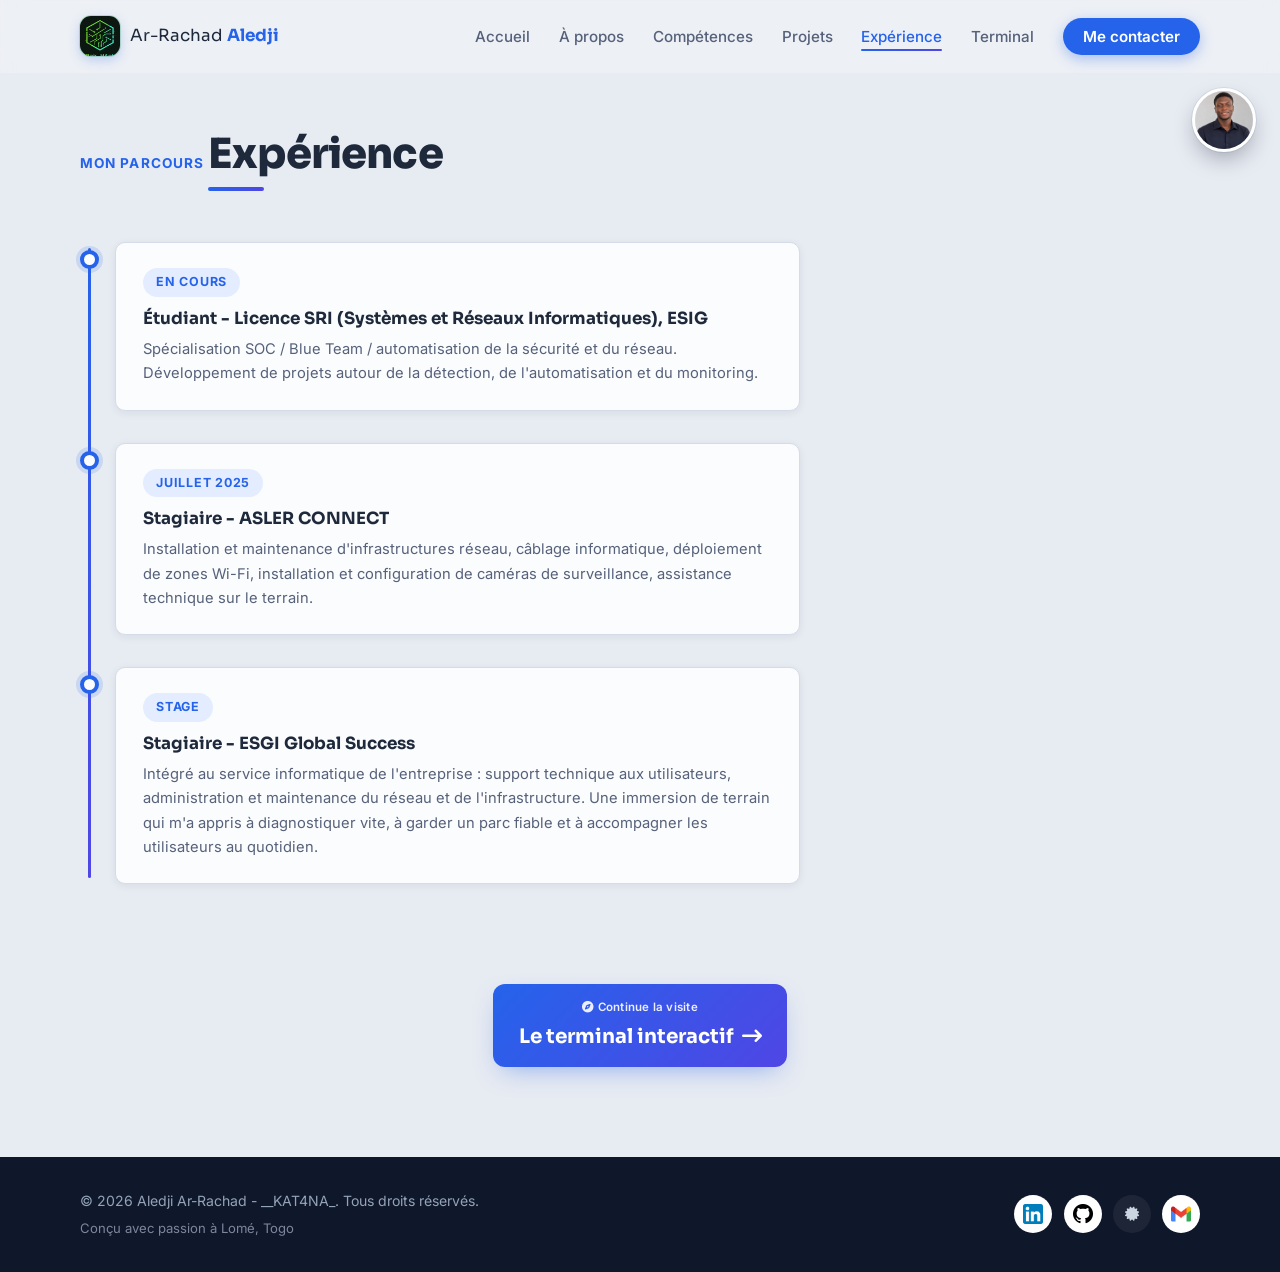
<file: experience.html>
<!DOCTYPE html>
<html lang="fr">
<head>
  <meta charset="UTF-8">
  <meta name="viewport" content="width=device-width, initial-scale=1.0">
  <title>Aledji Ar-Rachad - Expérience</title>
  <meta name="description" content="Parcours et expérience d'Aledji Ar-Rachad : Licence SRI à l'ESIG et stage réseau chez ASLER CONNECT.">
  <link rel="icon" type="image/png" href="assets/favicon.png">

  <link rel="preconnect" href="https://fonts.googleapis.com">
  <link rel="preconnect" href="https://fonts.gstatic.com" crossorigin>
  <link href="https://fonts.googleapis.com/css2?family=Inter:wght@400;500;600;700&family=Sora:wght@600;700;800&display=swap" rel="stylesheet">
  <link rel="stylesheet" href="https://cdnjs.cloudflare.com/ajax/libs/font-awesome/6.5.1/css/all.min.css" integrity="sha512-DTOQO9RWCH3ppGqcWaEA1BIZOC6xxalwEsw9c2QQeAIftl+Vegovlnee1c9QX4TctnWMn13TZye+giMm8e2LwA==" crossorigin="anonymous" referrerpolicy="no-referrer">

  <link rel="stylesheet" href="styles.css">
</head>
<body>

<a href="#main" class="skip-link">Aller au contenu principal</a>
<div id="progress-bar" aria-hidden="true"></div>

<header class="navbar" id="navbar">
  <nav class="container nav-inner">
    <a href="index.html" class="logo">
      <span class="logo-badge" role="img" aria-label="Logo __KAT4NA_"></span>
      <span>Ar-Rachad <strong>Aledji</strong></span>
    </a>
    <ul class="nav-links" id="nav-links">
      <li><a href="index.html" class="nav-link">Accueil</a></li>
      <li><a href="apropos.html" class="nav-link">À propos</a></li>
      <li><a href="competences.html" class="nav-link">Compétences</a></li>
      <li><a href="projets.html" class="nav-link">Projets</a></li>
      <li><a href="experience.html" class="nav-link active">Expérience</a></li>
      <li><a href="terminal.html" class="nav-link">Terminal</a></li>
      <li><a href="contact.html" class="nav-link nav-cta">Me contacter</a></li>
    </ul>
    <button class="menu-btn" id="menu-btn" aria-label="Ouvrir le menu" aria-expanded="false">
      <i class="fa-solid fa-bars"></i>
    </button>
  </nav>
</header>

<!-- Photo ronde flottante (retour accueil) -->
<a href="index.html" class="float-photo" aria-label="Aledji Ar-Rachad - retour à l'accueil" title="Aledji Ar-Rachad">
  <img src="assets/photo.jpg" alt="Aledji Ar-Rachad" onerror="this.closest('.float-photo').classList.add('no-photo')">
</a>

<main id="main">

<section id="experience" class="section page-section">
  <div class="container">
    <div class="section-head reveal">
      <span class="section-kicker">Mon parcours</span>
      <h2>Expérience</h2>
    </div>

    <div class="timeline">
      <div class="timeline-item reveal">
        <div class="timeline-marker"></div>
        <div class="timeline-card">
          <span class="timeline-date">En cours</span>
          <h3>Étudiant - Licence SRI (Systèmes et Réseaux Informatiques), ESIG</h3>
          <p>
            Spécialisation SOC / Blue Team / automatisation de la sécurité et du réseau.
            Développement de projets autour de la détection, de l'automatisation et du monitoring.
          </p>
        </div>
      </div>

      <div class="timeline-item reveal">
        <div class="timeline-marker"></div>
        <div class="timeline-card">
          <span class="timeline-date">Juillet 2025</span>
          <h3>Stagiaire - ASLER CONNECT</h3>
          <p>
            Installation et maintenance d'infrastructures réseau, câblage informatique, déploiement
            de zones Wi-Fi, installation et configuration de caméras de surveillance, assistance
            technique sur le terrain.
          </p>
        </div>
      </div>

      <div class="timeline-item reveal">
        <div class="timeline-marker"></div>
        <div class="timeline-card">
          <span class="timeline-date">Stage</span>
          <h3>Stagiaire - ESGI Global Success</h3>
          <p>
            Intégré au service informatique de l'entreprise : support technique aux utilisateurs,
            administration et maintenance du réseau et de l'infrastructure. Une immersion de terrain
            qui m'a appris à diagnostiquer vite, à garder un parc fiable et à accompagner les
            utilisateurs au quotidien.
          </p>
        </div>
      </div>
    </div>
  </div>
</section>

<div class="page-next-wrap">
  <a href="terminal.html" class="page-next reveal-zoom">
    <span class="page-next-kicker"><i class="fa-solid fa-compass"></i> Continue la visite</span>
    <span class="page-next-title">Le terminal interactif <i class="fa-solid fa-arrow-right-long"></i></span>
  </a>
</div>

</main>

<footer class="footer">
  <div class="container footer-inner">
    <p>
      © <span id="year"></span> Aledji Ar-Rachad - __KAT4NA_. Tous droits réservés.<br>
      <span class="footer-made">Conçu avec passion à Lomé, Togo</span>
    </p>
    <div class="footer-links">
      <a href="https://www.linkedin.com/in/ar-rachad-aledji" target="_blank" rel="noopener noreferrer" aria-label="LinkedIn"><img src="assets/linkedin.png" alt="" class="footer-img" aria-hidden="true"></a>
      <a href="https://github.com/Rachkpt" target="_blank" rel="noopener noreferrer" aria-label="GitHub"><img src="assets/github.png" alt="" class="footer-img" aria-hidden="true"></a>
      <a href="https://www.credly.com/users/aledji-ar-rachad" target="_blank" rel="noopener noreferrer" aria-label="Certifications Credly"><i class="fa-solid fa-certificate"></i></a>
      <a href="mailto:aledjiarrachad1@gmail.com" aria-label="Email"><img src="assets/gmail.png" alt="" class="footer-img" aria-hidden="true"></a>
    </div>
  </div>
</footer>

<button id="back-to-top" aria-label="Revenir en haut de page"><i class="fa-solid fa-arrow-up"></i></button>

<script src="script.js"></script>
</body>
</html>
</file>
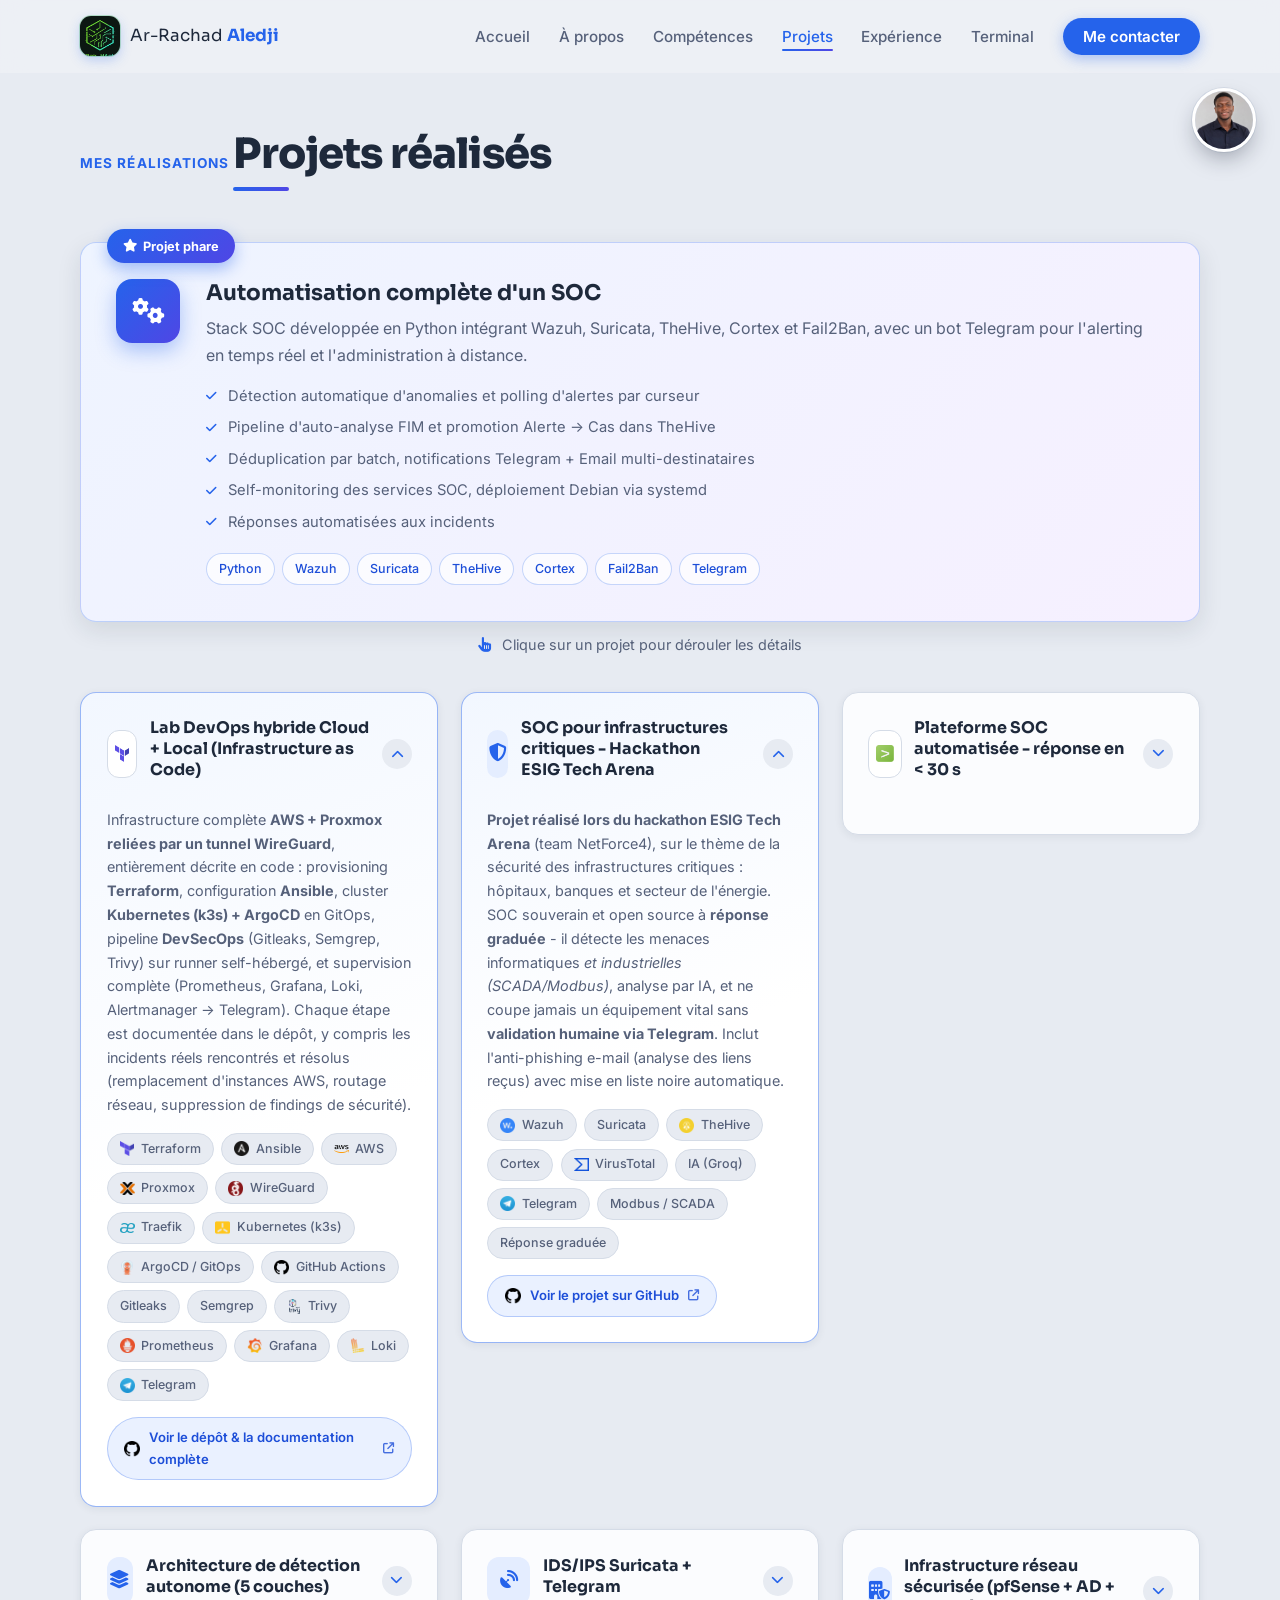
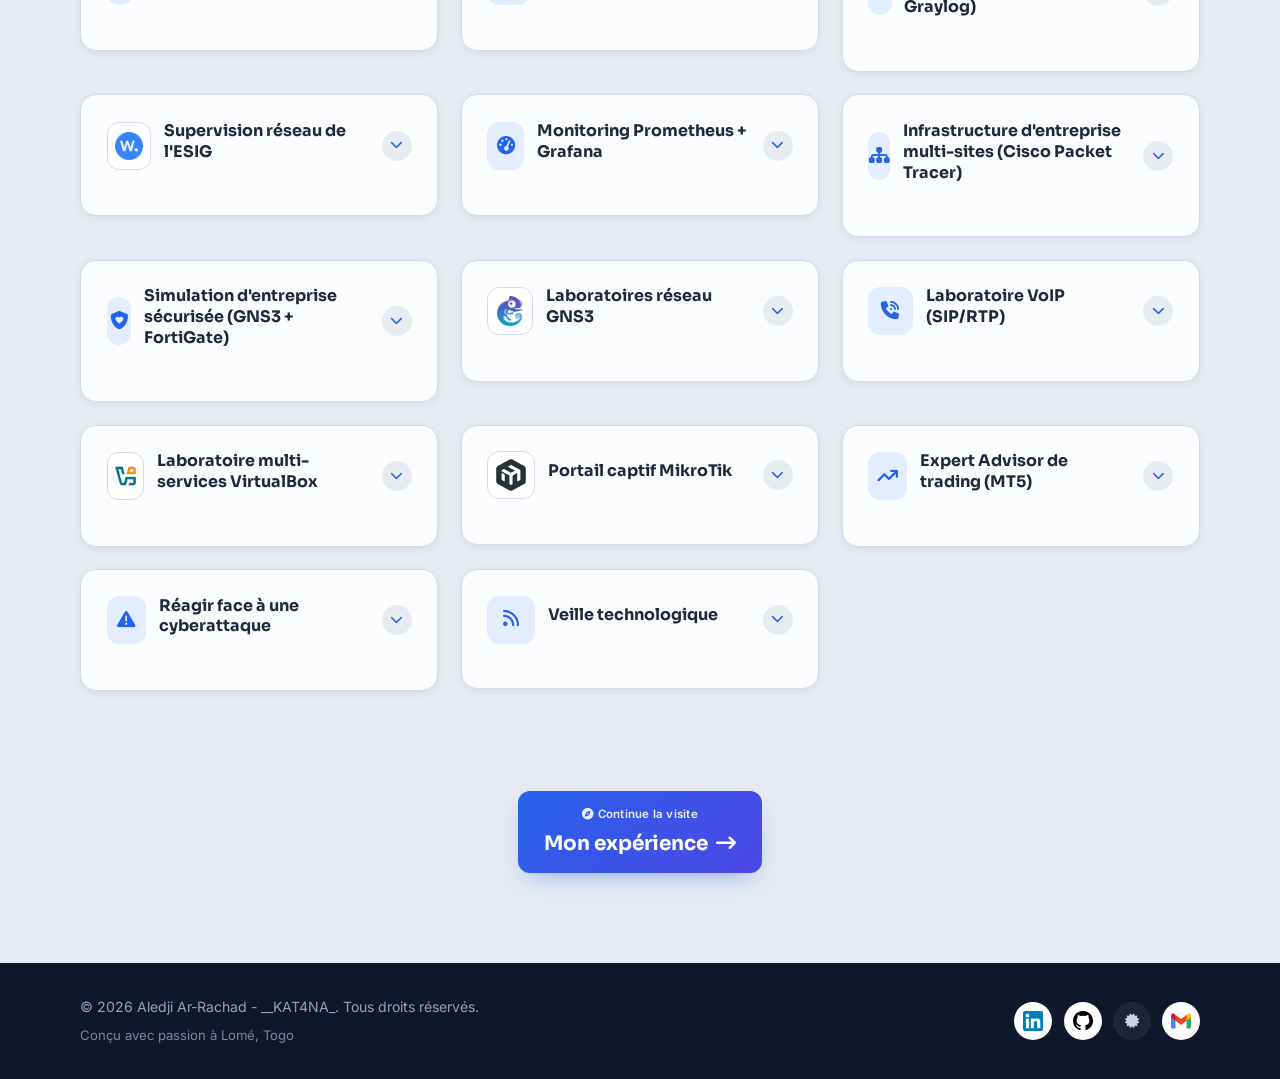
<file: projets.html>
<!DOCTYPE html>
<html lang="fr">
<head>
  <meta charset="UTF-8">
  <meta name="viewport" content="width=device-width, initial-scale=1.0">
  <title>Aledji Ar-Rachad - Projets</title>
  <meta name="description" content="Projets d'Aledji Ar-Rachad : automatisation SOC, architecture de détection, IDS/IPS Suricata, infrastructures réseau Cisco/GNS3, supervision, VoIP et plus.">
  <link rel="icon" type="image/png" href="assets/favicon.png">

  <link rel="preconnect" href="https://fonts.googleapis.com">
  <link rel="preconnect" href="https://fonts.gstatic.com" crossorigin>
  <link href="https://fonts.googleapis.com/css2?family=Inter:wght@400;500;600;700&family=Sora:wght@600;700;800&display=swap" rel="stylesheet">
  <link rel="stylesheet" href="https://cdnjs.cloudflare.com/ajax/libs/font-awesome/6.5.1/css/all.min.css" integrity="sha512-DTOQO9RWCH3ppGqcWaEA1BIZOC6xxalwEsw9c2QQeAIftl+Vegovlnee1c9QX4TctnWMn13TZye+giMm8e2LwA==" crossorigin="anonymous" referrerpolicy="no-referrer">

  <link rel="stylesheet" href="styles.css">
</head>
<body>

<a href="#main" class="skip-link">Aller au contenu principal</a>
<div id="progress-bar" aria-hidden="true"></div>

<header class="navbar" id="navbar">
  <nav class="container nav-inner">
    <a href="index.html" class="logo">
      <span class="logo-badge" role="img" aria-label="Logo __KAT4NA_"></span>
      <span>Ar-Rachad <strong>Aledji</strong></span>
    </a>
    <ul class="nav-links" id="nav-links">
      <li><a href="index.html" class="nav-link">Accueil</a></li>
      <li><a href="apropos.html" class="nav-link">À propos</a></li>
      <li><a href="competences.html" class="nav-link">Compétences</a></li>
      <li><a href="projets.html" class="nav-link active">Projets</a></li>
      <li><a href="experience.html" class="nav-link">Expérience</a></li>
      <li><a href="terminal.html" class="nav-link">Terminal</a></li>
      <li><a href="contact.html" class="nav-link nav-cta">Me contacter</a></li>
    </ul>
    <button class="menu-btn" id="menu-btn" aria-label="Ouvrir le menu" aria-expanded="false">
      <i class="fa-solid fa-bars"></i>
    </button>
  </nav>
</header>

<!-- Photo ronde flottante (retour accueil) -->
<a href="index.html" class="float-photo" aria-label="Aledji Ar-Rachad - retour à l'accueil" title="Aledji Ar-Rachad">
  <img src="assets/photo.jpg" alt="Aledji Ar-Rachad" onerror="this.closest('.float-photo').classList.add('no-photo')">
</a>

<main id="main">

<section id="projets" class="section page-section">
  <div class="container">
    <div class="section-head reveal">
      <span class="section-kicker">Mes réalisations</span>
      <h2>Projets réalisés</h2>
    </div>

    <!-- Projet phare -->
    <article class="featured-project reveal">
      <span class="featured-label"><i class="fa-solid fa-star"></i> Projet phare</span>
      <div class="featured-body">
        <div class="featured-icon"><i class="fa-solid fa-gears"></i></div>
        <div>
          <h3>Automatisation complète d'un SOC</h3>
          <p>
            Stack SOC développée en Python intégrant Wazuh, Suricata, TheHive, Cortex et Fail2Ban,
            avec un bot Telegram pour l'alerting en temps réel et l'administration à distance.
          </p>
          <ul class="featured-points">
            <li>Détection automatique d'anomalies et polling d'alertes par curseur</li>
            <li>Pipeline d'auto-analyse FIM et promotion Alerte&nbsp;→&nbsp;Cas dans TheHive</li>
            <li>Déduplication par batch, notifications Telegram + Email multi-destinataires</li>
            <li>Self-monitoring des services SOC, déploiement Debian via systemd</li>
            <li>Réponses automatisées aux incidents</li>
          </ul>
          <div class="tags tags-accent">
            <span>Python</span><span>Wazuh</span><span>Suricata</span>
            <span>TheHive</span><span>Cortex</span><span>Fail2Ban</span><span>Telegram</span>
          </div>
        </div>
      </div>
    </article>

    <p class="skills-hint reveal"><i class="fa-solid fa-hand-pointer"></i> Clique sur un projet pour dérouler les détails</p>

    <div class="projects-grid">

      <article class="project-card project-card-highlight reveal-zoom">
        <button class="skill-head" type="button" aria-expanded="true">
          <span class="project-icon project-icon-img"><img src="assets/terraform.png" alt="" aria-hidden="true"></span>
          <h3>Lab DevOps hybride Cloud + Local (Infrastructure as Code)</h3>
          <span class="skill-chevron"><i class="fa-solid fa-chevron-down"></i></span>
        </button>
        <div class="skill-body"><div class="skill-body-inner">
          <p>Infrastructure complète <strong>AWS + Proxmox reliées par un tunnel WireGuard</strong>, entièrement décrite en code : provisioning <strong>Terraform</strong>, configuration <strong>Ansible</strong>, cluster <strong>Kubernetes (k3s) + ArgoCD</strong> en GitOps, pipeline <strong>DevSecOps</strong> (Gitleaks, Semgrep, Trivy) sur runner self-hébergé, et supervision complète (Prometheus, Grafana, Loki, Alertmanager → Telegram). Chaque étape est documentée dans le dépôt, y compris les incidents réels rencontrés et résolus (remplacement d'instances AWS, routage réseau, suppression de findings de sécurité).</p>
          <div class="tags">
            <span><img src="assets/terraform.png" class="tag-ico" aria-hidden="true">Terraform</span>
            <span><img src="assets/ansible.png" class="tag-ico" aria-hidden="true">Ansible</span>
            <span><img src="assets/aws.png" class="tag-ico" aria-hidden="true">AWS</span>
            <span><img src="assets/proxmox.png" class="tag-ico" aria-hidden="true">Proxmox</span>
            <span><img src="assets/wireguard.png" class="tag-ico" aria-hidden="true">WireGuard</span>
            <span><img src="assets/traefik.png" class="tag-ico" aria-hidden="true">Traefik</span>
            <span><img src="assets/k3s.png" class="tag-ico" aria-hidden="true">Kubernetes (k3s)</span>
            <span><img src="assets/argo-cd.png" class="tag-ico" aria-hidden="true">ArgoCD / GitOps</span>
            <span><img src="assets/github.png" class="tag-ico" aria-hidden="true">GitHub Actions</span>
            <span>Gitleaks</span><span>Semgrep</span>
            <span><img src="assets/trivy.png" class="tag-ico" aria-hidden="true">Trivy</span>
            <span><img src="assets/prometheus.png" class="tag-ico" aria-hidden="true">Prometheus</span>
            <span><img src="assets/grafana.png" class="tag-ico" aria-hidden="true">Grafana</span>
            <span><img src="assets/loki.png" class="tag-ico" aria-hidden="true">Loki</span>
            <span><img src="assets/telegram.png" class="tag-ico" aria-hidden="true">Telegram</span>
          </div>
          <a class="project-link" href="https://github.com/Rachkpt/infra-lab" target="_blank" rel="noopener noreferrer"><img src="assets/github.png" alt="" aria-hidden="true"> Voir le dépôt &amp; la documentation complète <i class="fa-solid fa-arrow-up-right-from-square"></i></a>
        </div></div>
      </article>

      <article class="project-card project-card-highlight reveal-zoom">
        <button class="skill-head" type="button" aria-expanded="true">
          <span class="project-icon"><i class="fa-solid fa-shield-halved"></i></span>
          <h3>SOC pour infrastructures critiques - Hackathon ESIG&nbsp;Tech&nbsp;Arena</h3>
          <span class="skill-chevron"><i class="fa-solid fa-chevron-down"></i></span>
        </button>
        <div class="skill-body"><div class="skill-body-inner">
          <p><strong>Projet réalisé lors du hackathon ESIG Tech Arena</strong> (team NetForce4), sur le thème de la sécurité des infrastructures critiques&nbsp;: hôpitaux, banques et secteur de l'énergie. SOC souverain et open source à <strong>réponse graduée</strong> - il détecte les menaces informatiques <em>et industrielles (SCADA/Modbus)</em>, analyse par IA, et ne coupe jamais un équipement vital sans <strong>validation humaine via Telegram</strong>. Inclut l'anti-phishing e-mail (analyse des liens reçus) avec mise en liste noire automatique.</p>
          <div class="tags">
            <span><img src="assets/wazuh.png" class="tag-ico" aria-hidden="true">Wazuh</span>
            <span>Suricata</span>
            <span><img src="assets/thehive.png" class="tag-ico" aria-hidden="true">TheHive</span>
            <span>Cortex</span>
            <span><img src="assets/virustotal.png" class="tag-ico" aria-hidden="true">VirusTotal</span>
            <span>IA (Groq)</span>
            <span><img src="assets/telegram.png" class="tag-ico" aria-hidden="true">Telegram</span>
            <span>Modbus / SCADA</span><span>Réponse graduée</span>
          </div>
          <a class="project-link" href="https://github.com/Rachkpt/ESIG-TECH-ARENA" target="_blank" rel="noopener noreferrer"><img src="assets/github.png" alt="" aria-hidden="true"> Voir le projet sur GitHub <i class="fa-solid fa-arrow-up-right-from-square"></i></a>
        </div></div>
      </article>

      <article class="project-card reveal-zoom">
        <button class="skill-head" type="button" aria-expanded="false">
          <span class="project-icon project-icon-img"><img src="assets/splunk.png" alt="" aria-hidden="true"></span>
          <h3>Plateforme SOC automatisée - réponse en &lt;&nbsp;30&nbsp;s</h3>
          <span class="skill-chevron"><i class="fa-solid fa-chevron-down"></i></span>
        </button>
        <div class="skill-body"><div class="skill-body-inner">
          <p>Plateforme SOC complète : détection temps réel avec Splunk, orchestration Python/Flask (webhooks), création automatique de cas TheHive, enrichissement des IOC via VirusTotal, blocage automatique des IP malveillantes (iptables/netsh) avec déblocage temporisé, push des IOC vers MISP, alertes Telegram &amp; Email.</p>
          <div class="tags">
            <span><img src="assets/splunk.png" class="tag-ico" aria-hidden="true">Splunk</span>
            <span><img src="assets/python.png" class="tag-ico" aria-hidden="true">Python / Flask</span>
            <span><img src="assets/thehive.png" class="tag-ico" aria-hidden="true">TheHive</span>
            <span>Cortex</span>
            <span><img src="assets/misp.png" class="tag-ico" aria-hidden="true">MISP</span>
            <span><img src="assets/virustotal.png" class="tag-ico" aria-hidden="true">VirusTotal</span>
            <span>Suricata</span>
          </div>
          <a class="project-link" href="https://www.linkedin.com/posts/ar-rachad-aledji_cybersecurity-infosec-soc-activity-7450800405443211264-N3fD" target="_blank" rel="noopener noreferrer"><img src="assets/linkedin.png" alt="" aria-hidden="true"> Voir le post LinkedIn <i class="fa-solid fa-arrow-up-right-from-square"></i></a>
        </div></div>
      </article>

      <article class="project-card reveal-zoom">
        <button class="skill-head" type="button" aria-expanded="false">
          <span class="project-icon"><i class="fa-solid fa-layer-group"></i></span>
          <h3>Architecture de détection autonome (5 couches)</h3>
          <span class="skill-chevron"><i class="fa-solid fa-chevron-down"></i></span>
        </button>
        <div class="skill-body"><div class="skill-body-inner">
          <p>Architecture Blue Team complète 100&nbsp;% open-source avec pipeline de threat intelligence OpenCTI + MISP.</p>
          <div class="tags">
            <span><img src="assets/wazuh.png" class="tag-ico" aria-hidden="true">Wazuh</span>
            <span><img src="assets/elasticsearch.png" class="tag-ico" aria-hidden="true">Elastic SIEM</span>
            <span>Zeek</span><span>Shuffle</span>
          </div>
        </div></div>
      </article>

      <article class="project-card reveal-zoom">
        <button class="skill-head" type="button" aria-expanded="false">
          <span class="project-icon"><i class="fa-solid fa-satellite-dish"></i></span>
          <h3>IDS/IPS Suricata + Telegram</h3>
          <span class="skill-chevron"><i class="fa-solid fa-chevron-down"></i></span>
        </button>
        <div class="skill-body"><div class="skill-body-inner">
          <p>Détection et prévention d'intrusion avec alerting Telegram, couplé à iptables (chaînes custom) et Fail2Ban.</p>
          <div class="tags">
            <span>Suricata</span><span>iptables</span>
            <span><img src="assets/fail2ban.png" class="tag-ico" aria-hidden="true">Fail2Ban</span>
          </div>
        </div></div>
      </article>

      <article class="project-card reveal-zoom">
        <button class="skill-head" type="button" aria-expanded="false">
          <span class="project-icon"><i class="fa-solid fa-building-shield"></i></span>
          <h3>Infrastructure réseau sécurisée (pfSense + AD + Graylog)</h3>
          <span class="skill-chevron"><i class="fa-solid fa-chevron-down"></i></span>
        </button>
        <div class="skill-body"><div class="skill-body-inner">
          <p>Infrastructure complète avec authentification Captive Portal reliée à Active Directory via RADIUS, IDS/IPS Snort, verrouillage des postes par GPO et supervision avancée des logs (DHCP, alertes Snort, événements Windows/AD) avec Graylog.</p>
          <div class="tags">
            <span><img src="assets/pfsense.png" class="tag-ico" aria-hidden="true">pfSense</span>
            <span>Snort</span><span>Windows Server 2025</span><span>Active Directory</span><span>RADIUS</span>
            <span><img src="assets/graylog.png" class="tag-ico" aria-hidden="true">Graylog</span>
          </div>
          <a class="project-link" href="https://www.linkedin.com/posts/ar-rachad-aledji_cybersecurity-networksecurity-infosec-activity-7364665097320906753-88R0" target="_blank" rel="noopener noreferrer"><img src="assets/linkedin.png" alt="" aria-hidden="true"> Voir le post LinkedIn <i class="fa-solid fa-arrow-up-right-from-square"></i></a>
        </div></div>
      </article>

      <article class="project-card reveal-zoom">
        <button class="skill-head" type="button" aria-expanded="false">
          <span class="project-icon project-icon-img"><img src="assets/wazuh.png" alt="" aria-hidden="true"></span>
          <h3>Supervision réseau de l'ESIG</h3>
          <span class="skill-chevron"><i class="fa-solid fa-chevron-down"></i></span>
        </button>
        <div class="skill-body"><div class="skill-body-inner">
          <p>Déploiement d'une solution Wazuh : collecte et analyse des événements de sécurité, surveillance des équipements.</p>
          <div class="tags">
            <span><img src="assets/wazuh.png" class="tag-ico" aria-hidden="true">Wazuh</span>
            <span>Monitoring</span>
          </div>
        </div></div>
      </article>

      <article class="project-card reveal-zoom">
        <button class="skill-head" type="button" aria-expanded="false">
          <span class="project-icon"><i class="fa-solid fa-gauge-high"></i></span>
          <h3>Monitoring Prometheus + Grafana</h3>
          <span class="skill-chevron"><i class="fa-solid fa-chevron-down"></i></span>
        </button>
        <div class="skill-body"><div class="skill-body-inner">
          <p>Stack de métriques et de dashboards pour la supervision d'infrastructure.</p>
          <div class="tags">
            <span><img src="assets/prometheus.png" class="tag-ico" aria-hidden="true">Prometheus</span>
            <span><img src="assets/grafana.png" class="tag-ico" aria-hidden="true">Grafana</span>
          </div>
        </div></div>
      </article>

      <article class="project-card reveal-zoom">
        <button class="skill-head" type="button" aria-expanded="false">
          <span class="project-icon"><i class="fa-solid fa-sitemap"></i></span>
          <h3>Infrastructure d'entreprise multi-sites (Cisco Packet Tracer)</h3>
          <span class="skill-chevron"><i class="fa-solid fa-chevron-down"></i></span>
        </button>
        <div class="skill-body"><div class="skill-body-inner">
          <p>Architecture réseau fiable, évolutive et sécurisée reliant plusieurs départements et sites : VLANs, routage inter-VLAN niveau 3, haute disponibilité HSRP, routage dynamique OSPF, EtherChannel, DHCP, DNS/HTTP et Wi-Fi intégré.</p>
          <div class="tags">
            <span><img src="assets/cisco.png" class="tag-ico" aria-hidden="true">Cisco Packet Tracer</span>
            <span>OSPF</span><span>HSRP</span><span>VLAN</span><span>EtherChannel</span>
          </div>
          <a class="project-link" href="https://www.linkedin.com/posts/ar-rachad-aledji_cisco-networking-ciscopackettracer-activity-7463484083701207040-ZGJE" target="_blank" rel="noopener noreferrer"><img src="assets/linkedin.png" alt="" aria-hidden="true"> Voir le post LinkedIn <i class="fa-solid fa-arrow-up-right-from-square"></i></a>
        </div></div>
      </article>

      <article class="project-card reveal-zoom">
        <button class="skill-head" type="button" aria-expanded="false">
          <span class="project-icon"><i class="fa-solid fa-shield-heart"></i></span>
          <h3>Simulation d'entreprise sécurisée (GNS3 + FortiGate)</h3>
          <span class="skill-chevron"><i class="fa-solid fa-chevron-down"></i></span>
        </button>
        <div class="skill-body"><div class="skill-body-inner">
          <p>Projet d'équipe (ESIG) : 3 LAN segmentés en VLANs + zone DMZ, sécurisation inter-zones par deux pare-feu FortiGate, contrôleur de domaine Active Directory, supervision Zabbix, GPO de partage automatique et tests de sécurité sous Parrot OS.</p>
          <div class="tags">
            <span><img src="assets/gns3.png" class="tag-ico" aria-hidden="true">GNS3</span>
            <span><img src="assets/fortinet.png" class="tag-ico" aria-hidden="true">FortiGate</span>
            <span>Active Directory</span>
            <span><img src="assets/zabbix.png" class="tag-ico" aria-hidden="true">Zabbix</span>
            <span>Parrot OS</span>
          </div>
          <a class="project-link" href="https://www.linkedin.com/posts/ar-rachad-aledji_raezseaux-cybersaezcuritaez-gns3-activity-7323001615836180481-eH9N" target="_blank" rel="noopener noreferrer"><img src="assets/linkedin.png" alt="" aria-hidden="true"> Voir le post LinkedIn <i class="fa-solid fa-arrow-up-right-from-square"></i></a>
        </div></div>
      </article>

      <article class="project-card reveal-zoom">
        <button class="skill-head" type="button" aria-expanded="false">
          <span class="project-icon project-icon-img"><img src="assets/gns3.png" alt="" aria-hidden="true"></span>
          <h3>Laboratoires réseau GNS3</h3>
          <span class="skill-chevron"><i class="fa-solid fa-chevron-down"></i></span>
        </button>
        <div class="skill-body"><div class="skill-body-inner">
          <p>Infrastructures complètes : VLAN, DHCP, routage Inter-VLAN, EtherChannel, NAT, ACL. Conception et dépannage.</p>
          <div class="tags">
            <span><img src="assets/gns3.png" class="tag-ico" aria-hidden="true">GNS3</span>
            <span>VLAN</span><span>NAT / ACL</span>
          </div>
        </div></div>
      </article>

      <article class="project-card reveal-zoom">
        <button class="skill-head" type="button" aria-expanded="false">
          <span class="project-icon"><i class="fa-solid fa-phone-volume"></i></span>
          <h3>Laboratoire VoIP (SIP/RTP)</h3>
          <span class="skill-chevron"><i class="fa-solid fa-chevron-down"></i></span>
        </button>
        <div class="skill-body"><div class="skill-body-inner">
          <p>Environnement SIP/RTP, génération de trafic et analyse des communications avec Wireshark.</p>
          <div class="tags">
            <span>SIP</span><span>RTP</span>
            <span><img src="assets/wireshark.png" class="tag-ico" aria-hidden="true">Wireshark</span>
          </div>
        </div></div>
      </article>

      <article class="project-card reveal-zoom">
        <button class="skill-head" type="button" aria-expanded="false">
          <span class="project-icon project-icon-img"><img src="assets/virtualbox.png" alt="" aria-hidden="true"></span>
          <h3>Laboratoire multi-services VirtualBox</h3>
          <span class="skill-chevron"><i class="fa-solid fa-chevron-down"></i></span>
        </button>
        <div class="skill-body"><div class="skill-body-inner">
          <p>Laboratoire de 6 machines virtuelles combinant supervision Nagios, téléphonie IP FreePBX avec redondance (continuité de service), serveur de messagerie ISPConfig et agrégateur FreshRSS - le tout 100&nbsp;% open-source.</p>
          <div class="tags">
            <span><img src="assets/virtualbox.png" class="tag-ico" aria-hidden="true">VirtualBox</span>
            <span><img src="assets/nagios.png" class="tag-ico" aria-hidden="true">Nagios</span>
            <span><img src="assets/freepbx.png" class="tag-ico" aria-hidden="true">FreePBX</span>
            <span>ISPConfig</span><span>FreshRSS</span>
          </div>
          <a class="project-link" href="https://www.linkedin.com/posts/ar-rachad-aledji_virtualbox-nagios-voip-activity-7298824759901904897-pd1B" target="_blank" rel="noopener noreferrer"><img src="assets/linkedin.png" alt="" aria-hidden="true"> Voir le post LinkedIn <i class="fa-solid fa-arrow-up-right-from-square"></i></a>
        </div></div>
      </article>

      <article class="project-card reveal-zoom">
        <button class="skill-head" type="button" aria-expanded="false">
          <span class="project-icon project-icon-img"><img src="assets/mikrotik.png" alt="" aria-hidden="true"></span>
          <h3>Portail captif MikroTik</h3>
          <span class="skill-chevron"><i class="fa-solid fa-chevron-down"></i></span>
        </button>
        <div class="skill-body"><div class="skill-body-inner">
          <p>Page de connexion hotspot MikroTik personnalisée avec authentification CHAP MD5.</p>
          <div class="tags">
            <span><img src="assets/mikrotik.png" class="tag-ico" aria-hidden="true">MikroTik</span>
            <span>CHAP MD5</span>
          </div>
        </div></div>
      </article>

      <article class="project-card reveal-zoom">
        <button class="skill-head" type="button" aria-expanded="false">
          <span class="project-icon"><i class="fa-solid fa-arrow-trend-up"></i></span>
          <h3>Expert Advisor de trading (MT5)</h3>
          <span class="skill-chevron"><i class="fa-solid fa-chevron-down"></i></span>
        </button>
        <div class="skill-body"><div class="skill-body-inner">
          <p>Robot basé sur la méthodologie Wyckoff pour indices de volatilité : clustering des supports/résistances, filtre de tendance H1.</p>
          <div class="tags"><span>MQL5</span><span>MetaTrader 5</span></div>
        </div></div>
      </article>

      <article class="project-card reveal-zoom">
        <button class="skill-head" type="button" aria-expanded="false">
          <span class="project-icon"><i class="fa-solid fa-triangle-exclamation"></i></span>
          <h3>Réagir face à une cyberattaque</h3>
          <span class="skill-chevron"><i class="fa-solid fa-chevron-down"></i></span>
        </button>
        <div class="skill-body"><div class="skill-body-inner">
          <p>Mise en pratique de la réponse à incident : identifier une attaque en cours, contenir la menace, analyser les traces et remettre le système en état. Garder son sang-froid et suivre une méthode claire pour limiter l'impact et tirer les leçons de chaque incident.</p>
          <div class="tags"><span>Réponse à incident</span><span>Forensic</span><span>Blue Team</span></div>
        </div></div>
      </article>

      <article class="project-card reveal-zoom">
        <button class="skill-head" type="button" aria-expanded="false">
          <span class="project-icon"><i class="fa-solid fa-rss"></i></span>
          <h3>Veille technologique</h3>
          <span class="skill-chevron"><i class="fa-solid fa-chevron-down"></i></span>
        </button>
        <div class="skill-body"><div class="skill-body-inner">
          <p>Veille active sur les menaces, les vulnérabilités (CVE) et les nouvelles techniques d'attaque et de défense. Rester à jour au quotidien pour anticiper les risques et faire évoluer en continu mes outils et mes pratiques.</p>
          <div class="tags"><span>CVE</span><span>Threat Intel</span><span>OSINT</span></div>
        </div></div>
      </article>

    </div>
  </div>
</section>

<div class="page-next-wrap">
  <a href="experience.html" class="page-next reveal-zoom">
    <span class="page-next-kicker"><i class="fa-solid fa-compass"></i> Continue la visite</span>
    <span class="page-next-title">Mon expérience <i class="fa-solid fa-arrow-right-long"></i></span>
  </a>
</div>

</main>

<footer class="footer">
  <div class="container footer-inner">
    <p>
      © <span id="year"></span> Aledji Ar-Rachad - __KAT4NA_. Tous droits réservés.<br>
      <span class="footer-made">Conçu avec passion à Lomé, Togo</span>
    </p>
    <div class="footer-links">
      <a href="https://www.linkedin.com/in/ar-rachad-aledji" target="_blank" rel="noopener noreferrer" aria-label="LinkedIn"><img src="assets/linkedin.png" alt="" class="footer-img" aria-hidden="true"></a>
      <a href="https://github.com/Rachkpt" target="_blank" rel="noopener noreferrer" aria-label="GitHub"><img src="assets/github.png" alt="" class="footer-img" aria-hidden="true"></a>
      <a href="https://www.credly.com/users/aledji-ar-rachad" target="_blank" rel="noopener noreferrer" aria-label="Certifications Credly"><i class="fa-solid fa-certificate"></i></a>
      <a href="mailto:aledjiarrachad1@gmail.com" aria-label="Email"><img src="assets/gmail.png" alt="" class="footer-img" aria-hidden="true"></a>
    </div>
  </div>
</footer>

<button id="back-to-top" aria-label="Revenir en haut de page"><i class="fa-solid fa-arrow-up"></i></button>

<script src="script.js"></script>
</body>
</html>
</file>
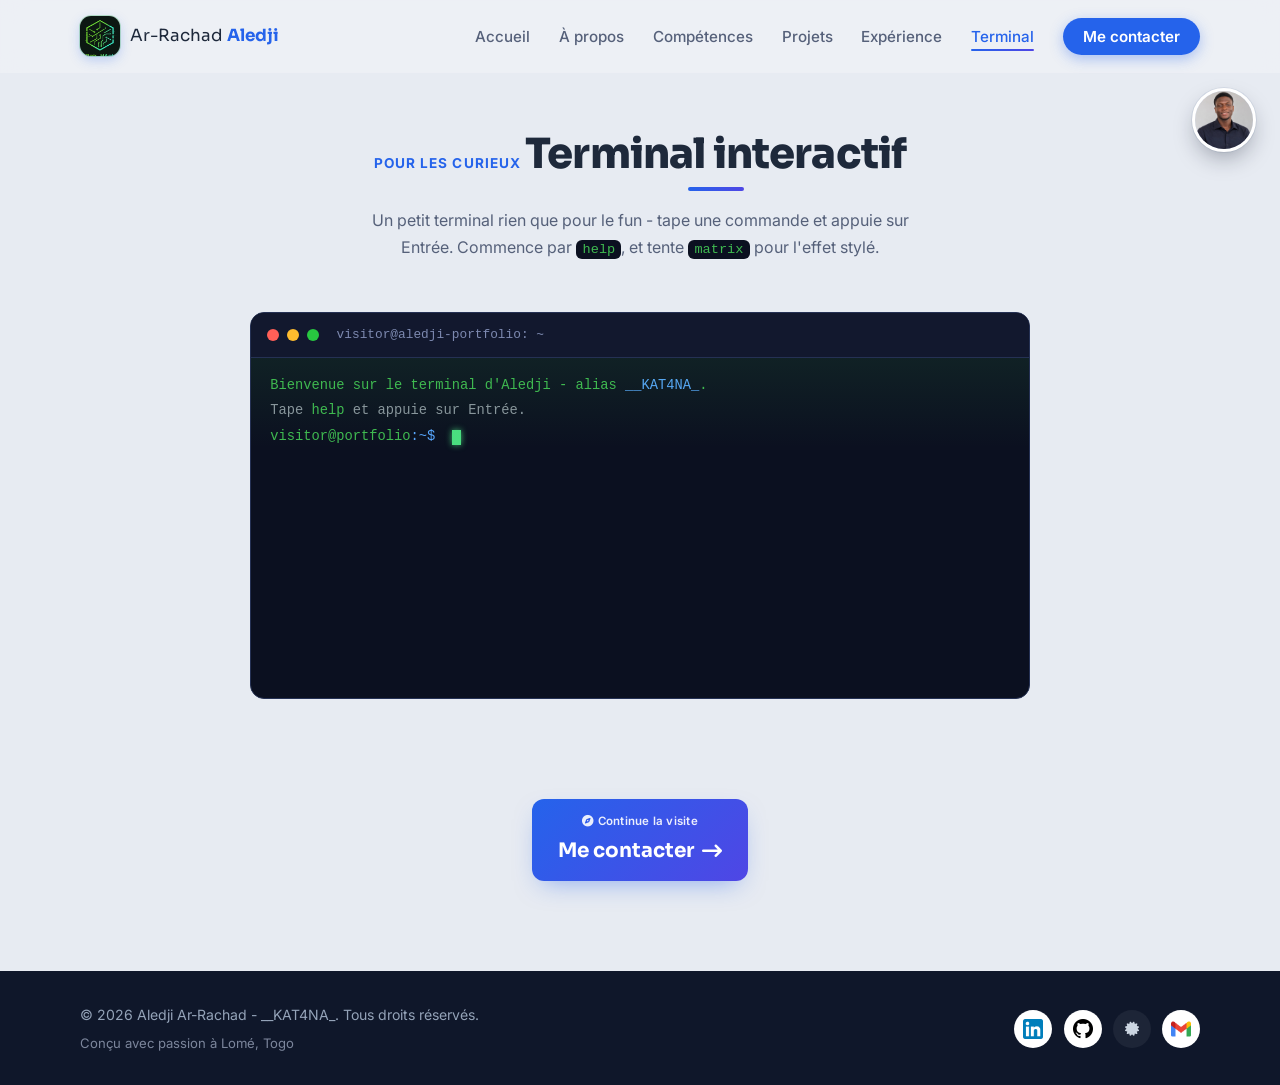
<file: terminal.html>
<!DOCTYPE html>
<html lang="fr">
<head>
  <meta charset="UTF-8">
  <meta name="viewport" content="width=device-width, initial-scale=1.0">
  <title>Aledji Ar-Rachad - Terminal</title>
  <meta name="description" content="Terminal interactif du portfolio d'Aledji Ar-Rachad - tape des commandes pour explorer son profil (help, whoami, projects, matrix…).">
  <link rel="icon" type="image/png" href="assets/favicon.png">

  <link rel="preconnect" href="https://fonts.googleapis.com">
  <link rel="preconnect" href="https://fonts.gstatic.com" crossorigin>
  <link href="https://fonts.googleapis.com/css2?family=Inter:wght@400;500;600;700&family=Sora:wght@600;700;800&display=swap" rel="stylesheet">
  <link rel="stylesheet" href="https://cdnjs.cloudflare.com/ajax/libs/font-awesome/6.5.1/css/all.min.css" integrity="sha512-DTOQO9RWCH3ppGqcWaEA1BIZOC6xxalwEsw9c2QQeAIftl+Vegovlnee1c9QX4TctnWMn13TZye+giMm8e2LwA==" crossorigin="anonymous" referrerpolicy="no-referrer">

  <link rel="stylesheet" href="styles.css">
</head>
<body>

<a href="#main" class="skip-link">Aller au contenu principal</a>
<div id="progress-bar" aria-hidden="true"></div>

<header class="navbar" id="navbar">
  <nav class="container nav-inner">
    <a href="index.html" class="logo">
      <span class="logo-badge" role="img" aria-label="Logo __KAT4NA_"></span>
      <span>Ar-Rachad <strong>Aledji</strong></span>
    </a>
    <ul class="nav-links" id="nav-links">
      <li><a href="index.html" class="nav-link">Accueil</a></li>
      <li><a href="apropos.html" class="nav-link">À propos</a></li>
      <li><a href="competences.html" class="nav-link">Compétences</a></li>
      <li><a href="projets.html" class="nav-link">Projets</a></li>
      <li><a href="experience.html" class="nav-link">Expérience</a></li>
      <li><a href="terminal.html" class="nav-link active">Terminal</a></li>
      <li><a href="contact.html" class="nav-link nav-cta">Me contacter</a></li>
    </ul>
    <button class="menu-btn" id="menu-btn" aria-label="Ouvrir le menu" aria-expanded="false">
      <i class="fa-solid fa-bars"></i>
    </button>
  </nav>
</header>

<!-- Photo ronde flottante (retour accueil) -->
<a href="index.html" class="float-photo" aria-label="Aledji Ar-Rachad - retour à l'accueil" title="Aledji Ar-Rachad">
  <img src="assets/photo.jpg" alt="Aledji Ar-Rachad" onerror="this.closest('.float-photo').classList.add('no-photo')">
</a>

<main id="main">

<section id="terminal" class="section page-section">
  <div class="container">
    <div class="section-head section-head-center reveal">
      <span class="section-kicker">Pour les curieux</span>
      <h2>Terminal interactif</h2>
      <p class="section-sub">
        Un petit terminal rien que pour le fun - tape une commande et appuie sur Entrée.
        Commence par <code>help</code>, et tente <code>matrix</code> pour l'effet stylé.
      </p>
    </div>

    <div class="terminal reveal-zoom">
      <div class="terminal-bar">
        <span class="tdot red"></span><span class="tdot yellow"></span><span class="tdot green"></span>
        <span class="terminal-title">visitor@aledji-portfolio: ~</span>
      </div>
      <div class="terminal-body" id="terminal-body">
        <div id="terminal-output"></div>
        <div class="terminal-input-line">
          <span class="term-prompt" id="term-prompt">visitor@portfolio<span class="term-path">:~$</span></span>
          <span class="term-typed" id="term-typed"></span><span class="term-cursor" aria-hidden="true"></span>
          <input id="terminal-input" class="terminal-input" autocomplete="off" spellcheck="false"
                 autocapitalize="off" aria-label="Entrée du terminal">
        </div>
      </div>
    </div>
  </div>
</section>

<div class="page-next-wrap">
  <a href="contact.html" class="page-next reveal-zoom">
    <span class="page-next-kicker"><i class="fa-solid fa-compass"></i> Continue la visite</span>
    <span class="page-next-title">Me contacter <i class="fa-solid fa-arrow-right-long"></i></span>
  </a>
</div>

</main>

<footer class="footer">
  <div class="container footer-inner">
    <p>
      © <span id="year"></span> Aledji Ar-Rachad - __KAT4NA_. Tous droits réservés.<br>
      <span class="footer-made">Conçu avec passion à Lomé, Togo</span>
    </p>
    <div class="footer-links">
      <a href="https://www.linkedin.com/in/ar-rachad-aledji" target="_blank" rel="noopener noreferrer" aria-label="LinkedIn"><img src="assets/linkedin.png" alt="" class="footer-img" aria-hidden="true"></a>
      <a href="https://github.com/Rachkpt" target="_blank" rel="noopener noreferrer" aria-label="GitHub"><img src="assets/github.png" alt="" class="footer-img" aria-hidden="true"></a>
      <a href="https://www.credly.com/users/aledji-ar-rachad" target="_blank" rel="noopener noreferrer" aria-label="Certifications Credly"><i class="fa-solid fa-certificate"></i></a>
      <a href="mailto:aledjiarrachad1@gmail.com" aria-label="Email"><img src="assets/gmail.png" alt="" class="footer-img" aria-hidden="true"></a>
    </div>
  </div>
</footer>

<button id="back-to-top" aria-label="Revenir en haut de page"><i class="fa-solid fa-arrow-up"></i></button>

<script src="script.js"></script>
</body>
</html>
</file>
<file: styles.css>
/* ==========================================================================
   Portfolio - Aledji Ar-Rachad
   Thème clair, professionnel et chaleureux
   ========================================================================== */

/* ---------- Variables ---------- */
:root {
  --bg: #e7ebf2;          /* fond adouci (blanc légèrement grisé, moins éclatant) */
  --bg-alt: #dee4ee;      /* sections alternées un peu plus soutenues */
  --surface: #fbfcfe;     /* cartes : blanc cassé plutôt que blanc pur */
  --text: #1e293b;
  --text-soft: #56617a;
  --primary: #2563eb;
  --primary-dark: #1d4ed8;
  --primary-soft: #e4edff;
  --accent: #4f46e5;      /* indigo : cohérent avec le bleu (palette plus sobre/pro) */
  --warm: #f59e0b;        /* touche chaude (ambre) pour humaniser */
  --border: #d5dce7;
  --shadow-sm: 0 2px 8px rgba(30, 41, 59, 0.07);
  --shadow-md: 0 8px 24px rgba(30, 41, 59, 0.11);
  --shadow-lg: 0 16px 48px rgba(37, 99, 235, 0.16);
  --radius: 16px;
  --radius-sm: 10px;
  --font-body: 'Inter', system-ui, sans-serif;
  --font-title: 'Sora', 'Inter', sans-serif;
}

/* ---------- Reset & base ---------- */
*, *::before, *::after { box-sizing: border-box; margin: 0; padding: 0; }

html { scroll-behavior: smooth; scroll-padding-top: 90px; }

@media (prefers-reduced-motion: reduce) {
  html { scroll-behavior: auto; }
  *, *::before, *::after {
    animation-duration: 0.001ms !important;
    transition-duration: 0.001ms !important;
  }
}

body {
  font-family: var(--font-body);
  background: var(--bg);
  color: var(--text);
  line-height: 1.65;
  overflow-x: hidden;
}

img { max-width: 100%; display: block; }
a { color: inherit; text-decoration: none; }
ul { list-style: none; }

h1, h2, h3 { font-family: var(--font-title); line-height: 1.25; }

.container {
  width: min(1120px, 92%);
  margin-inline: auto;
}

/* ---------- Accessibilité ---------- */
.skip-link {
  position: absolute;
  left: -9999px;
  top: 0;
  z-index: 200;
  background: var(--primary);
  color: #fff;
  padding: 0.8rem 1.4rem;
  border-radius: 0 0 var(--radius-sm) 0;
  font-weight: 600;
}
.skip-link:focus { left: 0; }

:focus-visible {
  outline: 3px solid var(--primary);
  outline-offset: 3px;
  border-radius: 4px;
}

/* ==========================================================================
   Navbar
   ========================================================================== */
.navbar {
  position: fixed;
  inset-inline: 0;
  top: 0;
  z-index: 100;
  background: rgba(238, 241, 246, 0.82);
  backdrop-filter: blur(12px);
  -webkit-backdrop-filter: blur(12px);
  border-bottom: 1px solid transparent;
  transition: border-color 0.3s ease, box-shadow 0.3s ease;
}
.navbar.scrolled {
  border-bottom-color: var(--border);
  box-shadow: var(--shadow-sm);
}

.nav-inner {
  display: flex;
  align-items: center;
  justify-content: space-between;
  height: 72px;
}

.logo {
  display: inline-flex;
  align-items: center;
  gap: 0.65rem;
  font-family: var(--font-title);
  font-size: 1.05rem;
  color: var(--text);
}
.logo strong { color: var(--primary); }

.logo-badge {
  display: inline-block;
  width: 40px;
  height: 40px;
  border-radius: 11px;
  background-color: #0c1712;
  background-image: url("assets/logo.png");
  background-repeat: no-repeat;
  background-size: 260%;          /* zoom sur l'hexagone (augmente = plus zoomé) */
  background-position: 50% 30%;   /* cadrage : monte/descend ce 2e % si besoin */
  box-shadow: 0 4px 12px rgba(37, 99, 235, 0.25), 0 0 0 1px rgba(63, 185, 80, 0.3);
  transition: transform 0.3s ease;
}
.logo:hover .logo-badge { transform: rotate(-8deg) scale(1.06); }

.nav-links {
  display: flex;
  align-items: center;
  gap: 1.8rem;
}

.nav-link {
  position: relative;
  font-size: 0.95rem;
  font-weight: 500;
  color: var(--text-soft);
  padding: 0.35rem 0;
  transition: color 0.25s ease;
}
.nav-link::after {
  content: '';
  position: absolute;
  left: 0;
  bottom: 0;
  width: 100%;
  height: 2px;
  border-radius: 2px;
  background: linear-gradient(90deg, var(--primary), var(--accent));
  transform: scaleX(0);
  transform-origin: left;
  transition: transform 0.3s ease;
}
.nav-link:hover, .nav-link.active { color: var(--primary); }
.nav-link:hover::after, .nav-link.active::after { transform: scaleX(1); }

.nav-cta {
  background: var(--primary);
  color: #fff !important;
  padding: 0.55rem 1.25rem !important;
  border-radius: 999px;
  font-weight: 600;
  box-shadow: 0 4px 14px rgba(37, 99, 235, 0.35);
  transition: transform 0.25s ease, box-shadow 0.25s ease, background 0.25s ease;
}
.nav-cta::after { display: none; }
.nav-cta:hover {
  background: var(--primary-dark);
  transform: translateY(-2px);
  box-shadow: 0 8px 20px rgba(37, 99, 235, 0.45);
}

.menu-btn {
  display: none;
  background: none;
  border: none;
  font-size: 1.4rem;
  color: var(--text);
  cursor: pointer;
  padding: 0.4rem;
}

/* ==========================================================================
   Boutons
   ========================================================================== */
.btn {
  display: inline-flex;
  align-items: center;
  gap: 0.55rem;
  padding: 0.8rem 1.6rem;
  border-radius: 999px;
  font-weight: 600;
  font-size: 0.95rem;
  transition: transform 0.25s ease, box-shadow 0.25s ease,
              background 0.25s ease, color 0.25s ease, border-color 0.25s ease;
}
.btn:active { transform: scale(0.97); }

.btn-primary {
  background: linear-gradient(135deg, var(--primary), var(--accent));
  color: #fff;
  box-shadow: 0 6px 18px rgba(37, 99, 235, 0.35);
}
.btn-primary:hover {
  transform: translateY(-3px);
  box-shadow: 0 12px 28px rgba(37, 99, 235, 0.45);
}

.btn-outline {
  background: var(--surface);
  color: var(--text);
  border: 1.5px solid var(--border);
  box-shadow: var(--shadow-sm);
}
.btn-outline:hover {
  border-color: var(--primary);
  color: var(--primary);
  transform: translateY(-3px);
  box-shadow: var(--shadow-md);
}

/* Petites icônes-images (PNG) dans les boutons */
.btn-ico {
  width: 20px; height: 20px;
  object-fit: contain;
  display: inline-block;
}

/* ==========================================================================
   Hero
   ========================================================================== */
.hero {
  position: relative;
  padding: 160px 0 110px;
  overflow: hidden;
  background: linear-gradient(180deg, #dde6f3 0%, var(--bg) 100%);
}

.hero-decor {
  position: absolute;
  border-radius: 50%;
  filter: blur(90px);
  opacity: 0.5;
  pointer-events: none;
}
.hero-decor-1 {
  width: 420px; height: 420px;
  background: #c7dbff;
  top: -120px; right: -80px;
}
.hero-decor-2 {
  width: 340px; height: 340px;
  background: #dcdefb;
  bottom: -140px; left: -100px;
}

.hero-inner {
  position: relative;
  display: grid;
  grid-template-columns: 1.25fr 0.75fr;
  gap: 3.5rem;
  align-items: center;
}

.hero-tag {
  display: inline-flex;
  align-items: center;
  gap: 0.5rem;
  background: var(--surface);
  border: 1px solid var(--border);
  border-radius: 999px;
  padding: 0.45rem 1.1rem;
  font-size: 0.85rem;
  font-weight: 500;
  color: var(--text-soft);
  box-shadow: var(--shadow-sm);
  margin-bottom: 1.5rem;
}

.dot-online {
  width: 9px; height: 9px;
  border-radius: 50%;
  background: #22c55e;
  box-shadow: 0 0 0 3px rgba(34, 197, 94, 0.2);
  animation: pulse 2s ease infinite;
}
@keyframes pulse {
  0%, 100% { box-shadow: 0 0 0 3px rgba(34, 197, 94, 0.2); }
  50% { box-shadow: 0 0 0 7px rgba(34, 197, 94, 0.08); }
}

.hero h1 {
  font-size: clamp(2.1rem, 4.5vw, 3.2rem);
  font-weight: 800;
  letter-spacing: -0.02em;
}

.accent {
  background: linear-gradient(90deg, var(--primary), var(--accent));
  -webkit-background-clip: text;
  background-clip: text;
  color: transparent;
}

.hero-alias {
  margin-top: 0.5rem;
  font-family: 'Cascadia Code', 'Fira Code', Consolas, monospace;
  font-size: 0.95rem;
  color: var(--text-soft);
}
.hero-alias span {
  color: var(--primary);
  font-weight: 700;
  background: var(--primary-soft);
  padding: 0.1rem 0.5rem;
  border-radius: 6px;
}

.hero-role {
  margin-top: 0.9rem;
  font-size: clamp(1.1rem, 2.2vw, 1.4rem);
  font-weight: 600;
  color: var(--text-soft);
}
/* Séparateur "/" : couleur accent sobre + léger pouls */
.hero-role .sep {
  display: inline-block;
  margin: 0 0.5rem;
  font-weight: 800;
  color: var(--accent);
  animation: sep-pulse 2.4s ease-in-out infinite;
}
@keyframes sep-pulse {
  0%, 100% { transform: translateY(0) scale(1); opacity: 1; }
  50%      { transform: translateY(-2px) scale(1.18); opacity: 0.9; }
}

.hero-desc {
  margin-top: 1.2rem;
  max-width: 560px;
  color: var(--text-soft);
  font-size: 1.02rem;
}

.hero-location {
  margin-top: 1rem;
  color: var(--text-soft);
  font-size: 0.92rem;
}
.hero-location i { color: var(--primary); margin-right: 0.4rem; }

.hero-actions {
  margin-top: 2rem;
  display: flex;
  flex-wrap: wrap;
  gap: 0.9rem;
}

/* Carte hero */
.hero-card {
  background: var(--surface);
  border: 1px solid var(--border);
  border-radius: var(--radius);
  padding: 2rem;
  box-shadow: var(--shadow-md);
  text-align: center;
  transition: transform 0.35s ease, box-shadow 0.35s ease;
}
.hero-card:hover {
  transform: translateY(-6px);
  box-shadow: var(--shadow-lg);
}

/* Photo d'accueil : grand CARRÉ arrondi, contour propre + belle ombre */
.hero-avatar {
  position: relative;
  width: 100%;
  max-width: 240px;
  aspect-ratio: 1 / 1;
  margin: 0 auto 1.5rem;
  display: grid;
  place-items: center;
  border-radius: 22px;
  overflow: hidden;
  background: linear-gradient(135deg, var(--primary-soft), #eef1ff);
  border: 5px solid #fff;
  box-shadow:
    0 18px 45px -12px rgba(15, 23, 42, 0.35),
    0 0 0 1px var(--border);
  transition: transform 0.35s ease, box-shadow 0.35s ease;
}
.hero-card:hover .hero-avatar {
  transform: translateY(-4px);
  box-shadow: 0 26px 60px -14px rgba(37, 99, 235, 0.4), 0 0 0 1px var(--border);
}
/* La photo (photo.jpg) remplit le carré */
.hero-avatar img {
  width: 100%; height: 100%;
  object-fit: cover;
  display: block;
}
/* Cadre affiché tant qu'aucune photo.jpg n'est présente */
.hero-avatar-fallback {
  display: none; /* passe à "flex" via onerror si pas de photo */
  width: 100%; height: 100%;
  flex-direction: column;
  align-items: center;
  justify-content: center;
  gap: 0.4rem;
  background: #fff;
  color: var(--primary);
  text-align: center;
}
.hero-avatar-fallback i { font-size: 2.4rem; }
.hero-avatar-fallback small {
  font-size: 0.72rem;
  font-weight: 700;
  line-height: 1.15;
  color: var(--text-soft);
}

/* Photo ronde flottante (pages internes) - flotte + clic = retour accueil */
.float-photo {
  position: fixed;
  top: 88px;
  right: 24px;
  z-index: 95;
  width: 64px; height: 64px;
  border-radius: 50%;
  overflow: hidden;
  border: 3px solid #fff;
  background: var(--primary-soft);
  box-shadow: 0 10px 24px -6px rgba(15, 23, 42, 0.4), 0 0 0 1px var(--border);
  animation: float 4s ease-in-out infinite;
  transition: transform 0.3s ease, box-shadow 0.3s ease;
}
.float-photo:hover {
  transform: scale(1.1);
  box-shadow: 0 14px 30px -6px rgba(37, 99, 235, 0.5), 0 0 0 1px var(--border);
}
.float-photo img { width: 100%; height: 100%; object-fit: cover; display: block; }
.float-photo.no-photo { display: none; } /* caché tant qu'il n'y a pas de photo.jpg */
@media (max-width: 700px) {
  .float-photo { width: 50px; height: 50px; top: 82px; right: 14px; }
}

.hero-stats {
  display: grid;
  grid-template-columns: repeat(3, 1fr);
  gap: 0.5rem;
  padding: 1.2rem 0;
  border-top: 1px solid var(--border);
  border-bottom: 1px solid var(--border);
}

.stat-value {
  display: block;
  font-family: var(--font-title);
  font-size: 1.7rem;
  font-weight: 700;
  color: var(--primary);
}
.stat-label {
  font-size: 0.78rem;
  color: var(--text-soft);
}

.hero-badges {
  margin-top: 1.3rem;
  display: flex;
  flex-wrap: wrap;
  justify-content: center;
  gap: 0.5rem;
}

.badge-soft {
  display: inline-flex;
  align-items: center;
  gap: 0.4rem;
  background: var(--primary-soft);
  color: var(--primary-dark);
  font-size: 0.8rem;
  font-weight: 600;
  padding: 0.4rem 0.9rem;
  border-radius: 999px;
}

.scroll-hint {
  position: absolute;
  left: 50%;
  bottom: 26px;
  transform: translateX(-50%);
  color: var(--primary);
  font-size: 1.2rem;
  animation: bounce 2s ease infinite;
}
@keyframes bounce {
  0%, 100% { transform: translate(-50%, 0); }
  50% { transform: translate(-50%, 8px); }
}

/* ==========================================================================
   Sections communes
   ========================================================================== */
.section { padding: 100px 0; }
.section-alt { background: var(--bg-alt); }

.section-head { margin-bottom: 3.2rem; }
.section-head-center { text-align: center; }

.section-kicker {
  display: inline-block;
  font-size: 0.85rem;
  font-weight: 700;
  text-transform: uppercase;
  letter-spacing: 0.08em;
  color: var(--primary);
  margin-bottom: 0.5rem;
}

.section-head h2 {
  font-size: clamp(1.9rem, 4vw, 2.6rem);
  font-weight: 800;
  letter-spacing: -0.02em;
  color: var(--text);
  display: inline-block;
  position: relative;
  padding-bottom: 0.7rem;
}
/* Soulignage net et pro : petite barre arrondie bleu → indigo */
.section-head h2::after {
  content: '';
  position: absolute;
  left: 0;
  bottom: 0;
  width: 56px;
  height: 4px;
  border-radius: 999px;
  background: linear-gradient(90deg, var(--primary), var(--accent));
  transform: scaleX(0);
  transform-origin: left;
  transition: transform 0.6s ease 0.15s;
}
/* la barre se déploie quand la section apparaît */
.section-head.in-view h2::after { transform: scaleX(1); }
/* titres centrés : barre centrée */
.section-head-center h2::after { left: 50%; margin-left: -28px; transform-origin: center; }

.section-sub {
  max-width: 560px;
  margin: 1rem auto 0;
  color: var(--text-soft);
}

/* ==========================================================================
   À propos
   ========================================================================== */
.about-grid {
  display: grid;
  grid-template-columns: 1.1fr 0.9fr;
  gap: 3rem;
  align-items: start;
}

.about-text p + p { margin-top: 1.1rem; }
.about-text { color: var(--text-soft); font-size: 1.02rem; }
.about-text strong { color: var(--text); }

.about-cards {
  display: grid;
  grid-template-columns: repeat(2, 1fr);
  gap: 1rem;
}

.about-card {
  display: flex;
  align-items: flex-start;
  gap: 0.9rem;
  background: var(--surface);
  border: 1px solid var(--border);
  border-radius: var(--radius-sm);
  padding: 1.2rem;
  box-shadow: var(--shadow-sm);
  transition: transform 0.3s ease, box-shadow 0.3s ease, border-color 0.3s ease;
}
.about-card:hover {
  transform: translateY(-4px);
  box-shadow: var(--shadow-md);
  border-color: rgba(37, 99, 235, 0.35);
}

.about-icon {
  flex-shrink: 0;
  width: 42px; height: 42px;
  display: grid;
  place-items: center;
  border-radius: 12px;
  background: var(--primary-soft);
  color: var(--primary);
  font-size: 1.05rem;
}

.about-card h3 { font-size: 0.95rem; margin-bottom: 0.2rem; }
.about-card p { font-size: 0.85rem; color: var(--text-soft); }

/* ==========================================================================
   Compétences
   ========================================================================== */
.skills-grid {
  display: grid;
  grid-template-columns: repeat(3, 1fr);
  gap: 1.4rem;
  align-items: start; /* chaque carte est indépendante : dérouler l'une n'agrandit pas les autres */
}

.skill-card {
  background: var(--surface);
  border: 1px solid var(--border);
  border-radius: var(--radius);
  padding: 1.6rem;
  box-shadow: var(--shadow-sm);
  transition: transform 0.3s ease, box-shadow 0.3s ease, border-color 0.3s ease;
}
.skill-card:hover {
  transform: translateY(-5px);
  box-shadow: var(--shadow-md);
  border-color: rgba(37, 99, 235, 0.35);
}

/* Indice au-dessus de la grille */
.skills-hint {
  text-align: center;
  color: var(--text-soft);
  font-size: 0.9rem;
  margin: -1.5rem 0 2.2rem;
}
.skills-hint i { color: var(--primary); margin-right: 0.4rem; }

/* En-tête cliquable (bouton d'accordéon) */
.skill-head {
  display: flex;
  align-items: center;
  gap: 0.8rem;
  width: 100%;
  background: none;
  border: none;
  padding: 0;
  margin: 0;
  cursor: pointer;
  text-align: left;
  font-family: inherit;
  color: inherit;
}

.skill-icon {
  flex-shrink: 0;
  width: 44px; height: 44px;
  display: grid;
  place-items: center;
  border-radius: 12px;
  background: linear-gradient(135deg, var(--primary-soft), #f0e9ff);
  color: var(--primary);
  font-size: 1.1rem;
  transition: transform 0.3s ease;
}
.skill-card:hover .skill-icon { transform: scale(1.1) rotate(-6deg); }

/* Variante d'icône contenant un vrai logo PNG (ex. VoIP) */
.skill-icon-img { background: #fff; border: 1px solid var(--border); padding: 6px; }
.skill-icon-img img { width: 100%; height: 100%; object-fit: contain; }

.skill-head h3 { font-size: 1.02rem; margin: 0; line-height: 1.3; }

/* Chevron qui pivote quand la catégorie est ouverte */
.skill-chevron {
  margin-left: auto;
  flex-shrink: 0;
  width: 30px; height: 30px;
  display: grid;
  place-items: center;
  border-radius: 50%;
  background: var(--bg);
  color: var(--primary);
  font-size: 0.8rem;
  transition: transform 0.4s ease, background 0.3s ease, color 0.3s ease;
}
.skill-head:hover .skill-chevron { background: var(--primary); color: #fff; }
.skill-head[aria-expanded="true"] .skill-chevron { transform: rotate(180deg); }

/* Corps déroulant : animation fluide via grid-template-rows 0fr -> 1fr */
.skill-body {
  display: grid;
  grid-template-rows: 0fr;
  transition: grid-template-rows 0.45s ease;
}
.skill-head[aria-expanded="true"] + .skill-body {
  grid-template-rows: 1fr;
}
.skill-body-inner {
  overflow: hidden;
  min-height: 0;
  padding-top: 1.2rem; /* espace sous l'en-tête, masqué quand replié */
}
.skill-body-inner p { margin: 0 0 0.9rem; font-size: 0.9rem; color: var(--text-soft); }
/* Dans un en-tête d'accordéon, l'icône de projet ne garde pas sa marge du bas */
.skill-head .project-icon { margin-bottom: 0; }

/* Lien cliquable "Voir le post LinkedIn" sous un projet */
.project-link {
  display: inline-flex;
  align-items: center;
  gap: 0.55rem;
  margin-top: 1rem;
  padding: 0.55rem 1.05rem;
  border-radius: 999px;
  background: #eaf1ff;
  border: 1px solid rgba(37, 99, 235, 0.28);
  color: var(--primary-dark);
  font-size: 0.82rem;
  font-weight: 600;
  transition: background 0.25s ease, color 0.25s ease, transform 0.25s ease, box-shadow 0.25s ease;
}
.project-link img { width: 16px; height: 16px; object-fit: contain; }
.project-link .fa-arrow-up-right-from-square { font-size: 0.7rem; opacity: 0.8; }
.project-link:hover {
  background: var(--primary);
  color: #fff;
  transform: translateY(-2px);
  box-shadow: 0 8px 18px rgba(37, 99, 235, 0.35);
}
.project-link:hover img { filter: brightness(0) invert(1); }

/* Les tags entrent en cascade quand on ouvre la catégorie */
.skill-head[aria-expanded="true"] + .skill-body .tags li {
  animation: pop-in 0.4s ease backwards;
}
.skill-head[aria-expanded="true"] + .skill-body .tags li:nth-child(1) { animation-delay: 0.05s; }
.skill-head[aria-expanded="true"] + .skill-body .tags li:nth-child(2) { animation-delay: 0.10s; }
.skill-head[aria-expanded="true"] + .skill-body .tags li:nth-child(3) { animation-delay: 0.15s; }
.skill-head[aria-expanded="true"] + .skill-body .tags li:nth-child(4) { animation-delay: 0.20s; }
.skill-head[aria-expanded="true"] + .skill-body .tags li:nth-child(5) { animation-delay: 0.25s; }
.skill-head[aria-expanded="true"] + .skill-body .tags li:nth-child(6) { animation-delay: 0.30s; }
.skill-head[aria-expanded="true"] + .skill-body .tags li:nth-child(n+7) { animation-delay: 0.35s; }

/* Tags / badges */
.tags {
  display: flex;
  flex-wrap: wrap;
  gap: 0.45rem;
}
.tags li, .tags span {
  display: inline-flex;
  align-items: center;
  gap: 0.4rem;
  font-size: 0.78rem;
  font-weight: 500;
  color: var(--text-soft);
  background: var(--bg);
  border: 1px solid var(--border);
  border-radius: 999px;
  padding: 0.3rem 0.75rem;
  transition: background 0.25s ease, color 0.25s ease, border-color 0.25s ease;
}
.tags li:hover, .tags span:hover {
  background: var(--primary-soft);
  border-color: rgba(37, 99, 235, 0.35);
  color: var(--primary-dark);
}

.tags-accent li, .tags-accent span {
  background: rgba(255, 255, 255, 0.7);
  color: var(--primary-dark);
  border-color: rgba(37, 99, 235, 0.25);
}

/* Petit logo dans un tag (ex. GNS3, VirtualBox, VMware) */
.tag-ico {
  width: 15px; height: 15px;
  object-fit: contain;
  flex-shrink: 0;
}

/* ==========================================================================
   Projets
   ========================================================================== */
.featured-project {
  position: relative;
  background: linear-gradient(135deg, #eef4ff 0%, #f6f0ff 100%);
  border: 1.5px solid rgba(37, 99, 235, 0.25);
  border-radius: var(--radius);
  padding: 2.2rem;
  margin-bottom: 2.2rem;
  box-shadow: var(--shadow-md);
  transition: transform 0.35s ease, box-shadow 0.35s ease;
}
.featured-project:hover {
  transform: translateY(-5px);
  box-shadow: var(--shadow-lg);
}

.featured-label {
  position: absolute;
  top: -14px;
  left: 26px;
  display: inline-flex;
  align-items: center;
  gap: 0.4rem;
  background: linear-gradient(135deg, var(--primary), var(--accent));
  color: #fff;
  font-size: 0.8rem;
  font-weight: 700;
  padding: 0.4rem 1rem;
  border-radius: 999px;
  box-shadow: 0 6px 16px rgba(37, 99, 235, 0.4);
}

.featured-body {
  display: flex;
  gap: 1.6rem;
  align-items: flex-start;
}

.featured-icon {
  flex-shrink: 0;
  width: 64px; height: 64px;
  display: grid;
  place-items: center;
  border-radius: 16px;
  background: linear-gradient(135deg, var(--primary), var(--accent));
  color: #fff;
  font-size: 1.6rem;
  box-shadow: 0 8px 20px rgba(37, 99, 235, 0.35);
}

.featured-body h3 { font-size: 1.35rem; margin-bottom: 0.6rem; }
.featured-body > div > p { color: var(--text-soft); }

.featured-points {
  margin: 1rem 0 1.2rem;
  display: grid;
  gap: 0.45rem;
}
.featured-points li {
  position: relative;
  padding-left: 1.4rem;
  font-size: 0.92rem;
  color: var(--text-soft);
}
.featured-points li::before {
  content: '\f00c'; /* icône "check" Font Awesome */
  font-family: 'Font Awesome 6 Free';
  font-weight: 900;
  position: absolute;
  left: 0;
  top: 0.15rem;
  font-size: 0.75rem;
  color: var(--primary);
}

.projects-grid {
  display: grid;
  grid-template-columns: repeat(3, 1fr);
  gap: 1.4rem;
  align-items: start; /* chaque projet est indépendant : dérouler l'un n'agrandit pas les autres */
}

.project-card {
  display: flex;
  flex-direction: column;
  background: var(--surface);
  border: 1px solid var(--border);
  border-radius: var(--radius);
  padding: 1.6rem;
  box-shadow: var(--shadow-sm);
  transition: transform 0.3s ease, box-shadow 0.3s ease, border-color 0.3s ease;
}
.project-card:hover {
  transform: translateY(-5px);
  box-shadow: var(--shadow-md);
  border-color: rgba(37, 99, 235, 0.35);
}

.project-icon {
  width: 48px; height: 48px;
  display: grid;
  place-items: center;
  border-radius: 12px;
  background: var(--primary-soft);
  color: var(--primary);
  font-size: 1.15rem;
  margin-bottom: 1rem;
  transition: transform 0.3s ease, background 0.3s ease, color 0.3s ease;
}
.project-card:hover .project-icon {
  background: linear-gradient(135deg, var(--primary), var(--accent));
  color: #fff;
  transform: scale(1.08);
}

/* Icône de projet contenant un vrai logo PNG (GNS3, VirtualBox) */
.project-icon-img { background: #fff; border: 1px solid var(--border); padding: 7px; }
.project-icon-img img { width: 100%; height: 100%; object-fit: contain; }
.project-card:hover .project-icon-img { background: #fff; transform: scale(1.08); }

/* Carte projet mise en avant (bordure dégradée) */
.project-card-highlight {
  border: 1.5px solid rgba(37, 99, 235, 0.45);
  background: linear-gradient(160deg, #f2f7ff 0%, #ffffff 55%);
}

.project-card h3 { font-size: 1rem; margin-bottom: 0.5rem; }
.project-card p {
  font-size: 0.9rem;
  color: var(--text-soft);
  flex-grow: 1;
  margin-bottom: 1rem;
}

/* ==========================================================================
   Expérience - timeline
   ========================================================================== */
.timeline {
  position: relative;
  max-width: 720px;
  padding-left: 2.2rem;
}
.timeline::before {
  content: '';
  position: absolute;
  left: 8px;
  top: 6px;
  bottom: 6px;
  width: 3px;
  border-radius: 3px;
  background: linear-gradient(180deg, var(--primary), var(--accent));
}

.timeline-item { position: relative; padding-bottom: 2rem; }
.timeline-item:last-child { padding-bottom: 0; }

.timeline-marker {
  position: absolute;
  left: -2.2rem;
  top: 8px;
  width: 19px; height: 19px;
  border-radius: 50%;
  background: var(--surface);
  border: 4px solid var(--primary);
  box-shadow: 0 0 0 4px rgba(37, 99, 235, 0.15);
}

.timeline-card {
  background: var(--surface);
  border: 1px solid var(--border);
  border-radius: var(--radius-sm);
  padding: 1.5rem 1.7rem;
  box-shadow: var(--shadow-sm);
  transition: transform 0.3s ease, box-shadow 0.3s ease;
}
.timeline-card:hover {
  transform: translateX(6px);
  box-shadow: var(--shadow-md);
}

.timeline-date {
  display: inline-block;
  font-size: 0.78rem;
  font-weight: 700;
  text-transform: uppercase;
  letter-spacing: 0.06em;
  color: var(--primary);
  background: var(--primary-soft);
  padding: 0.25rem 0.8rem;
  border-radius: 999px;
  margin-bottom: 0.7rem;
}

.timeline-card h3 { font-size: 1.05rem; margin-bottom: 0.5rem; }
.timeline-card p { font-size: 0.92rem; color: var(--text-soft); }

/* ==========================================================================
   Contact
   ========================================================================== */
.contact-cards {
  display: grid;
  grid-template-columns: repeat(4, 1fr);
  gap: 1.3rem;
  max-width: 1000px;
  margin-inline: auto;
}

.contact-card {
  text-align: center;
  background: var(--surface);
  border: 1px solid var(--border);
  border-radius: var(--radius);
  padding: 2rem 1.4rem;
  box-shadow: var(--shadow-sm);
  transition: transform 0.3s ease, box-shadow 0.3s ease, border-color 0.3s ease;
}
.contact-card:hover {
  transform: translateY(-6px);
  box-shadow: var(--shadow-md);
  border-color: rgba(37, 99, 235, 0.4);
}

.contact-icon {
  display: inline-grid;
  place-items: center;
  width: 56px; height: 56px;
  border-radius: 50%;
  background: var(--primary-soft);
  color: var(--primary);
  font-size: 1.3rem;
  margin-bottom: 1rem;
  transition: transform 0.3s ease, background 0.3s ease, color 0.3s ease;
}
.contact-card:hover .contact-icon {
  background: linear-gradient(135deg, var(--primary), var(--accent));
  color: #fff;
  transform: scale(1.1);
}
/* Logo PNG dans la pastille de contact : fond blanc pour rester lisible */
.contact-icon:has(.contact-img) { background: #fff; border: 1px solid var(--border); }
.contact-card:hover .contact-icon:has(.contact-img) { background: #fff; }
.contact-img { width: 30px; height: 30px; object-fit: contain; }

.contact-card h3 { font-size: 1.05rem; margin-bottom: 0.3rem; }
.contact-card p { font-size: 0.88rem; color: var(--text-soft); word-break: break-all; }

/* ==========================================================================
   Footer
   ========================================================================== */
.footer {
  background: #0f172a;
  color: #94a3b8;
  padding: 2rem 0;
}

.footer-inner {
  display: flex;
  align-items: center;
  justify-content: space-between;
  gap: 1rem;
  flex-wrap: wrap;
  font-size: 0.88rem;
}

.footer-made { display: inline-block; margin-top: 0.4rem; color: #7c869c; font-size: 0.82rem; }
.footer-made .fa-heart { color: #fb7185; animation: heartbeat 1.6s ease-in-out infinite; }
.footer-made .fa-mug-hot { color: var(--warm); }

.footer-links { display: flex; gap: 0.7rem; }
.footer-links a {
  display: grid;
  place-items: center;
  width: 38px; height: 38px;
  border-radius: 50%;
  background: rgba(255, 255, 255, 0.06);
  color: #cbd5e1;
  transition: background 0.25s ease, color 0.25s ease, transform 0.25s ease;
}
.footer-links a:hover {
  background: var(--primary);
  color: #fff;
  transform: translateY(-3px);
}
/* Pastilles blanches pour que les logos PNG restent visibles sur le footer sombre */
.footer-links a:has(.footer-img) { background: #fff; }
.footer-links a:has(.footer-img):hover { background: #e8eefb; }
.footer-img { width: 20px; height: 20px; object-fit: contain; }

/* ==========================================================================
   Bouton retour en haut
   ========================================================================== */
#back-to-top {
  position: fixed;
  right: 22px;
  bottom: 22px;
  z-index: 90;
  width: 46px; height: 46px;
  border: none;
  border-radius: 50%;
  background: linear-gradient(135deg, var(--primary), var(--accent));
  color: #fff;
  font-size: 1rem;
  cursor: pointer;
  box-shadow: 0 8px 20px rgba(37, 99, 235, 0.4);
  opacity: 0;
  transform: translateY(16px);
  pointer-events: none;
  transition: opacity 0.3s ease, transform 0.3s ease;
}
#back-to-top.visible {
  opacity: 1;
  transform: translateY(0);
  pointer-events: auto;
}
#back-to-top:hover { transform: translateY(-3px); }

/* ==========================================================================
   Animations d'apparition au scroll
   ========================================================================== */
.reveal {
  opacity: 0;
  transform: translateY(28px);
  transition: opacity 0.7s ease, transform 0.7s ease;
}
.reveal.in-view {
  opacity: 1;
  transform: translateY(0);
}

/* ==========================================================================
   Animations vivantes & icônes "humanisées"
   ========================================================================== */

/* --- Keyframes réutilisables --- */
@keyframes float {
  0%, 100% { transform: translateY(0); }
  50%      { transform: translateY(-9px); }
}
@keyframes spin {
  to { transform: rotate(360deg); }
}
@keyframes bob {
  0%, 100% { transform: translateY(0); }
  50%      { transform: translateY(-5px); }
}
@keyframes wiggle {
  0%, 100% { transform: rotate(0deg); }
  25%      { transform: rotate(-9deg); }
  75%      { transform: rotate(9deg); }
}
@keyframes pop-in {
  0%   { transform: scale(0.4); opacity: 0; }
  70%  { transform: scale(1.12); }
  100% { transform: scale(1); opacity: 1; }
}
@keyframes heartbeat {
  0%, 100% { transform: scale(1); }
  30%      { transform: scale(1.12); }
  60%      { transform: scale(1.04); }
}
@keyframes shimmer {
  0%   { background-position: 0% 50%; }
  100% { background-position: 200% 50%; }
}

/* --- Titre du hero : dégradé bleu → indigo (2 tons, sobre) --- */
.accent {
  background: linear-gradient(90deg, var(--primary), var(--accent));
  -webkit-background-clip: text;
  background-clip: text;
  color: transparent;
}

/* --- Icônes de compétences : flottent en continu + réagissent au survol --- */
.skill-icon { animation: bob 3.5s ease-in-out infinite; }
.skill-card:nth-child(2n) .skill-icon { animation-delay: 0.4s; }
.skill-card:nth-child(3n) .skill-icon { animation-delay: 0.8s; }
.skill-card:hover .skill-icon {
  transform: none;
  animation: wiggle 0.6s ease;
}

/* --- Icônes de projets : petit bond permanent, saut au survol --- */
.project-icon { animation: bob 4s ease-in-out infinite; }
.project-card:nth-child(2n) .project-icon { animation-delay: 0.5s; }
.project-card:nth-child(3n) .project-icon { animation-delay: 1s; }
.project-card:hover .project-icon { animation: heartbeat 0.7s ease; }

/* --- Icônes "à propos" : flottent, tournent gentiment au survol --- */
.about-icon { animation: bob 3.8s ease-in-out infinite; }
.about-card:hover .about-icon { animation: wiggle 0.6s ease; }

/* --- Icônes de contact : battement de cœur au survol --- */
.contact-card:hover .contact-icon { animation: heartbeat 0.7s ease; }

/* --- Badges du hero : apparaissent en "pop" + petit flottement --- */
.badge-soft { animation: bob 3s ease-in-out infinite; }
.badge-soft:nth-child(2) { animation-delay: 0.3s; }
.badge-soft:nth-child(3) { animation-delay: 0.6s; }
.badge-soft i { transition: transform 0.3s ease; }
.badge-soft:hover i { transform: scale(1.3) rotate(-10deg); }

/* --- Icône du logo (navbar) : petit clin d'œil au survol --- */
.logo:hover .logo-badge { animation: wiggle 0.6s ease; }

/* --- Puce "disponible" : déjà pulsée, on ajoute un léger flottement au tag --- */
.hero-tag { transition: transform 0.3s ease, box-shadow 0.3s ease; }
.hero-tag:hover { transform: translateY(-3px); box-shadow: var(--shadow-md); }

/* --- Marqueurs de la timeline : pulsent doucement --- */
.timeline-marker { animation: heartbeat 3s ease-in-out infinite; }

/* --- Flèche "retour en haut" : petit rebond au survol --- */
#back-to-top:hover i { animation: bob 0.6s ease infinite; }

/* --- Variantes d'apparition au scroll (plus de mouvement) --- */
.reveal-left  { opacity: 0; transform: translateX(-40px); transition: opacity 0.7s ease, transform 0.7s ease; }
.reveal-right { opacity: 0; transform: translateX(40px);  transition: opacity 0.7s ease, transform 0.7s ease; }
.reveal-zoom  { opacity: 0; transform: scale(0.9);        transition: opacity 0.7s ease, transform 0.7s ease; }
.reveal-left.in-view, .reveal-right.in-view, .reveal-zoom.in-view {
  opacity: 1; transform: none;
}

/* ==========================================================================
   Effets premium
   ========================================================================== */

/* --- Balayage lumineux sur les cartes au survol --- */
.skill-card, .project-card, .contact-card, .about-card {
  position: relative;
  overflow: hidden;
}
.skill-card::after, .project-card::after, .contact-card::after, .about-card::after {
  content: '';
  position: absolute;
  top: 0;
  left: -140%;
  width: 60%;
  height: 100%;
  background: linear-gradient(120deg, transparent, rgba(255, 255, 255, 0.65), transparent);
  transform: skewX(-22deg);
  pointer-events: none;
  z-index: 3;
  transition: left 0.75s ease;
}
.skill-card:hover::after, .project-card:hover::after,
.contact-card:hover::after, .about-card:hover::after {
  left: 150%;
}

/* --- Barre de progression de lecture (en haut de page) --- */
#progress-bar {
  position: fixed;
  top: 0;
  left: 0;
  height: 3px;
  width: 100%;
  transform: scaleX(0);
  transform-origin: left;
  background: linear-gradient(90deg, var(--primary), var(--accent));
  z-index: 200;
  will-change: transform;
}

/* ==========================================================================
   Terminal interactif
   ========================================================================== */
.terminal {
  position: relative;
  max-width: 780px;
  margin: 0 auto;
  border-radius: 14px;
  overflow: hidden;
  border: 1px solid #253154;
  background: #0b1020;
  font-family: 'Cascadia Code', 'Fira Code', 'JetBrains Mono', Consolas, 'Courier New', monospace;
  animation: term-float 5s ease-in-out infinite, term-glow 3.2s ease-in-out infinite;
}
/* le terminal flotte doucement */
@keyframes term-float {
  0%, 100% { transform: translateY(0); }
  50%      { transform: translateY(-7px); }
}
/* halo vert/bleu qui respire autour du terminal */
@keyframes term-glow {
  0%, 100% { box-shadow: 0 24px 60px -20px rgba(11, 16, 32, 0.6), 0 0 0 1px rgba(63, 185, 80, 0.06), 0 0 22px rgba(63, 185, 80, 0.12); }
  50%      { box-shadow: 0 24px 60px -20px rgba(11, 16, 32, 0.6), 0 0 0 1px rgba(88, 166, 255, 0.18), 0 0 34px rgba(88, 166, 255, 0.28); }
}
/* ligne de scan qui descend en continu (effet CRT chic) */
.terminal-body::before {
  content: '';
  position: absolute;
  left: 0; right: 0; top: 0;
  height: 90px;
  background: linear-gradient(180deg, rgba(63, 185, 80, 0.10), transparent);
  pointer-events: none;
  z-index: 4;
  animation: term-scan 4.5s linear infinite;
}
@keyframes term-scan {
  0%   { transform: translateY(-100px); opacity: 0; }
  15%  { opacity: 1; }
  85%  { opacity: 1; }
  100% { transform: translateY(360px); opacity: 0; }
}
.terminal-bar {
  display: flex;
  align-items: center;
  gap: 0.5rem;
  padding: 0.7rem 1rem;
  background: #12182e;
  border-bottom: 1px solid #253154;
}
.tdot { width: 12px; height: 12px; border-radius: 50%; display: inline-block; }
.tdot.red { background: #ff5f57; }
.tdot.yellow { background: #febc2e; }
.tdot.green { background: #28c840; }
.terminal-title {
  margin-left: 0.6rem;
  color: #7d89b0;
  font-size: 0.8rem;
}
.terminal-body {
  position: relative;
  padding: 1.1rem 1.2rem;
  height: 340px;
  overflow-y: auto;
  font-size: 0.86rem;
  line-height: 1.65;
  color: #d5dced;            /* texte de base BLANC (explications lisibles) */
  cursor: text;
}
/* Canvas de l'animation "matrix" superposé au terminal */
.matrix-canvas {
  position: absolute;
  inset: 0;
  z-index: 5;
  pointer-events: none;
}
/* curseur clignotant du terminal */
.terminal-input-line .term-prompt::after { content: ''; }
#terminal-input { caret-color: #3fb950; }
.terminal-body::-webkit-scrollbar { width: 8px; }
.terminal-body::-webkit-scrollbar-thumb { background: #253154; border-radius: 8px; }
#terminal-output { white-space: pre-wrap; word-break: break-word; }
.term-line { margin-bottom: 0.15rem; }
.term-cmd-echo { color: #e6edf3; }
.term-green { color: #3fb950; }
.term-cyan { color: #58a6ff; }
.term-purple { color: #bc8cff; }
.term-yellow { color: #d29922; }
.term-red { color: #f85149; }
.term-muted { color: #8b949e; }
.term-link { color: #58a6ff; text-decoration: underline; }

/* Boîte "contact débloqué" affichée après le bon mot de passe sudo */
.term-boom-box {
  display: block;
  margin: 0.5rem 0;
  padding: 0.75rem 0.95rem;
  border: 1px solid rgba(63, 185, 80, 0.55);
  border-radius: 8px;
  background: rgba(63, 185, 80, 0.09);
  box-shadow: 0 0 22px rgba(63, 185, 80, 0.25) inset;
}
/* Secousse "boom" de l'écran du terminal */
.terminal-body.boom { animation: term-shake 0.55s ease; }
@keyframes term-shake {
  0%, 100% { transform: translateX(0); }
  20%      { transform: translateX(-7px); }
  40%      { transform: translateX(7px); }
  60%      { transform: translateX(-5px); }
  80%      { transform: translateX(5px); }
}

.terminal-input-line { display: flex; align-items: center; gap: 0.5rem; margin-top: 0.2rem; }
.term-prompt { color: #3fb950; white-space: nowrap; }
.term-prompt .term-path { color: #58a6ff; }
/* input réel : invisible, il ne fait que capturer les touches */
.terminal-input {
  flex: 0 0 1px;
  width: 1px;
  min-width: 1px;
  background: transparent;
  border: none;
  outline: none;
  color: transparent;
  caret-color: transparent;
  font: inherit;
}
/* miroir du texte tapé (affiché en vert) */
.term-typed { color: #4ade80; white-space: pre; }

/* Curseur bloc vert qui clignote (animation) */
.term-cursor {
  display: inline-block;
  width: 9px;
  height: 1.05em;
  background: #4ade80;
  box-shadow: 0 0 6px rgba(74, 222, 128, 0.8);
  flex-shrink: 0;
  margin-left: 1px;
  animation: term-blink 1.1s steps(1) infinite;
}
@keyframes term-blink {
  0%, 50%      { opacity: 1; }
  50.01%, 100% { opacity: 0; }
}

/* ==========================================================================
   Formulaire de contact
   ========================================================================== */
.contact-layout {
  display: grid;
  grid-template-columns: 1.35fr 0.65fr;
  gap: 2rem;
  align-items: start;
  max-width: 1000px;
  margin: 0 auto;
}
.contact-form {
  background: var(--surface);
  border: 1px solid var(--border);
  border-radius: var(--radius);
  padding: 1.8rem;
  box-shadow: var(--shadow-sm);
}
.form-grid { display: grid; grid-template-columns: 1fr 1fr; gap: 1rem; }
.field { display: block; margin-bottom: 1rem; }
.field span {
  display: block;
  font-size: 0.82rem;
  font-weight: 600;
  color: var(--text);
  margin-bottom: 0.4rem;
}
.field input, .field textarea {
  width: 100%;
  padding: 0.75rem 0.9rem;
  border: 1.5px solid var(--border);
  border-radius: 10px;
  background: var(--bg);
  color: var(--text);
  font-family: inherit;
  font-size: 0.9rem;
  transition: border-color 0.2s ease, box-shadow 0.2s ease, background 0.2s ease;
}
.field textarea { resize: vertical; min-height: 120px; }
.field input:focus, .field textarea:focus {
  border-color: var(--primary);
  background: var(--surface);
  box-shadow: 0 0 0 4px rgba(37, 99, 235, 0.12);
  outline: none;
}
.contact-form .btn { width: 100%; justify-content: center; margin-top: 0.3rem; }
.contact-form .btn.is-sending { opacity: 0.7; pointer-events: none; }
.form-status {
  margin-top: 0.9rem;
  font-size: 0.85rem;
  text-align: center;
  min-height: 1.2em;
}
.form-status.ok { color: #16a34a; }
.form-status.err { color: #dc2626; }

.contact-side h3 { font-size: 1rem; margin-bottom: 1rem; }
.side-link {
  display: flex;
  align-items: center;
  gap: 0.8rem;
  padding: 0.85rem 1rem;
  margin-bottom: 0.8rem;
  border: 1px solid var(--border);
  border-radius: 12px;
  background: var(--surface);
  color: var(--text);
  font-size: 0.85rem;
  box-shadow: var(--shadow-sm);
  transition: transform 0.25s ease, box-shadow 0.25s ease, border-color 0.25s ease;
}
.side-link:hover {
  transform: translateX(5px);
  border-color: rgba(37, 99, 235, 0.4);
  box-shadow: var(--shadow-md);
}
.side-ico {
  flex-shrink: 0;
  width: 40px; height: 40px;
  display: grid; place-items: center;
  border-radius: 10px;
  background: #fff;
  border: 1px solid var(--border);
}
.side-ico img { width: 22px; height: 22px; object-fit: contain; }
.side-ico-fa { background: var(--primary-soft); border-color: transparent; color: var(--primary); }
.side-link strong { font-family: var(--font-title); }
.side-link .fa-certificate { font-size: 1.1rem; }

/* code inline (ex. dans la description du terminal) */
code {
  font-family: 'Cascadia Code', 'Fira Code', Consolas, monospace;
  font-size: 0.85em;
  background: #0b1020;
  color: #3fb950;
  padding: 0.15em 0.45em;
  border-radius: 6px;
}

/* ==========================================================================
   Navbar : animations renforcées
   ========================================================================== */
.navbar { animation: nav-drop 0.7s cubic-bezier(0.2, 0.8, 0.2, 1); }
@keyframes nav-drop { from { transform: translateY(-110%); } to { transform: translateY(0); } }

/* le logo pulse doucement en continu */
.logo-badge { animation: badge-glow 3s ease-in-out infinite; }
@keyframes badge-glow {
  0%, 100% { box-shadow: 0 4px 12px rgba(37, 99, 235, 0.22), 0 0 0 1px rgba(63, 185, 80, 0.3); }
  50%      { box-shadow: 0 6px 20px rgba(63, 185, 80, 0.5), 0 0 0 1px rgba(63, 185, 80, 0.55); }
}

/* liens : petit soulèvement au survol */
.nav-link { transition: color 0.25s ease, transform 0.2s ease; }
.nav-link:hover { transform: translateY(-2px); }

/* bouton "Me contacter" : pulsation lumineuse (en pause au survol) */
.nav-cta { animation: cta-pulse 2.6s ease-in-out infinite; }
.nav-cta:hover { animation-play-state: paused; }
@keyframes cta-pulse {
  0%, 100% { box-shadow: 0 4px 14px rgba(37, 99, 235, 0.35); }
  50%      { box-shadow: 0 8px 26px rgba(124, 58, 237, 0.55); }
}

/* apparition en cascade des items au chargement */
.nav-links li { animation: nav-item 0.5s ease backwards; }
.nav-links li:nth-child(1) { animation-delay: 0.15s; }
.nav-links li:nth-child(2) { animation-delay: 0.22s; }
.nav-links li:nth-child(3) { animation-delay: 0.29s; }
.nav-links li:nth-child(4) { animation-delay: 0.36s; }
.nav-links li:nth-child(5) { animation-delay: 0.43s; }
.nav-links li:nth-child(6) { animation-delay: 0.50s; }
.nav-links li:nth-child(7) { animation-delay: 0.57s; }
@keyframes nav-item { from { opacity: 0; transform: translateY(-8px); } to { opacity: 1; transform: translateY(0); } }

/* ==========================================================================
   Multipage : espacement + bloc "page suivante"
   ========================================================================== */
/* Sur les pages internes, on laisse de l'air sous la navbar fixe */
.page-section { padding-top: 128px; }

.page-next-wrap {
  padding: 0 0 90px;
  display: flex;
  justify-content: center;
}
.page-next {
  display: inline-flex;
  flex-direction: column;
  gap: 0.2rem;
  padding: 0.85rem 1.6rem;
  border-radius: 12px;
  background: linear-gradient(135deg, var(--primary), var(--accent));
  color: #fff;
  text-align: center;
  box-shadow: 0 10px 26px -10px rgba(37, 99, 235, 0.5);
  position: relative;
  overflow: hidden;
  transition: transform 0.3s ease, box-shadow 0.3s ease;
}
.page-next::before {
  content: '';
  position: absolute;
  top: 0; left: -140%;
  width: 60%; height: 100%;
  background: linear-gradient(120deg, transparent, rgba(255,255,255,0.4), transparent);
  transform: skewX(-22deg);
  transition: left 0.8s ease;
}
.page-next:hover { transform: translateY(-5px); box-shadow: 0 22px 55px -12px rgba(37, 99, 235, 0.65); }
.page-next:hover::before { left: 150%; }

.page-next-kicker {
  font-size: 0.72rem;
  font-weight: 600;
  opacity: 0.9;
  letter-spacing: 0.02em;
}
.page-next-title {
  font-family: var(--font-title);
  font-size: clamp(1rem, 2vw, 1.25rem);
  font-weight: 700;
  display: inline-flex;
  align-items: center;
  gap: 0.5rem;
}
/* la flèche avance en boucle pour inviter au clic */
.page-next-title i { animation: nudge 1.4s ease-in-out infinite; }
@keyframes nudge {
  0%, 100% { transform: translateX(0); }
  50%      { transform: translateX(7px); }
}
.page-next-back { background: linear-gradient(135deg, #334155, #0f172a); box-shadow: 0 16px 40px -12px rgba(15, 23, 42, 0.5); }
.page-next-back:hover { box-shadow: 0 22px 55px -12px rgba(15, 23, 42, 0.6); }

/* ==========================================================================
   Responsive
   ========================================================================== */
@media (max-width: 1000px) {
  .hero-inner { grid-template-columns: 1fr; gap: 2.5rem; }
  .hero-card { max-width: 460px; margin-inline: auto; }
  .about-grid { grid-template-columns: 1fr; }
  .skills-grid, .projects-grid, .contact-cards { grid-template-columns: repeat(2, 1fr); }
  .contact-layout { grid-template-columns: 1fr; }
}

@media (max-width: 700px) {
  .section { padding: 72px 0; }
  .hero { padding: 130px 0 90px; }

  .skills-grid, .projects-grid, .contact-cards { grid-template-columns: 1fr; }
  .about-cards { grid-template-columns: 1fr; }
  .form-grid { grid-template-columns: 1fr; }
  .terminal-body { height: 300px; }

  .featured-body { flex-direction: column; }

  /* Menu mobile */
  .menu-btn { display: block; }

  .nav-links {
    position: absolute;
    top: 72px;
    left: 0;
    right: 0;
    flex-direction: column;
    align-items: stretch;
    gap: 0;
    background: var(--surface);
    border-bottom: 1px solid var(--border);
    box-shadow: var(--shadow-md);
    padding: 0.6rem 1.4rem 1.2rem;
    display: none;
  }
  .nav-links.open { display: flex; }

  .nav-links li { border-bottom: 1px solid var(--border); }
  .nav-links li:last-child { border-bottom: none; }
  .nav-link { display: block; padding: 0.9rem 0; }
  .nav-link::after { display: none; }

  .nav-cta {
    display: block;
    text-align: center;
    margin-top: 0.8rem;
    border-radius: 999px !important;
  }

  .hero-actions .btn { flex: 1 1 auto; justify-content: center; }
}
</file>
